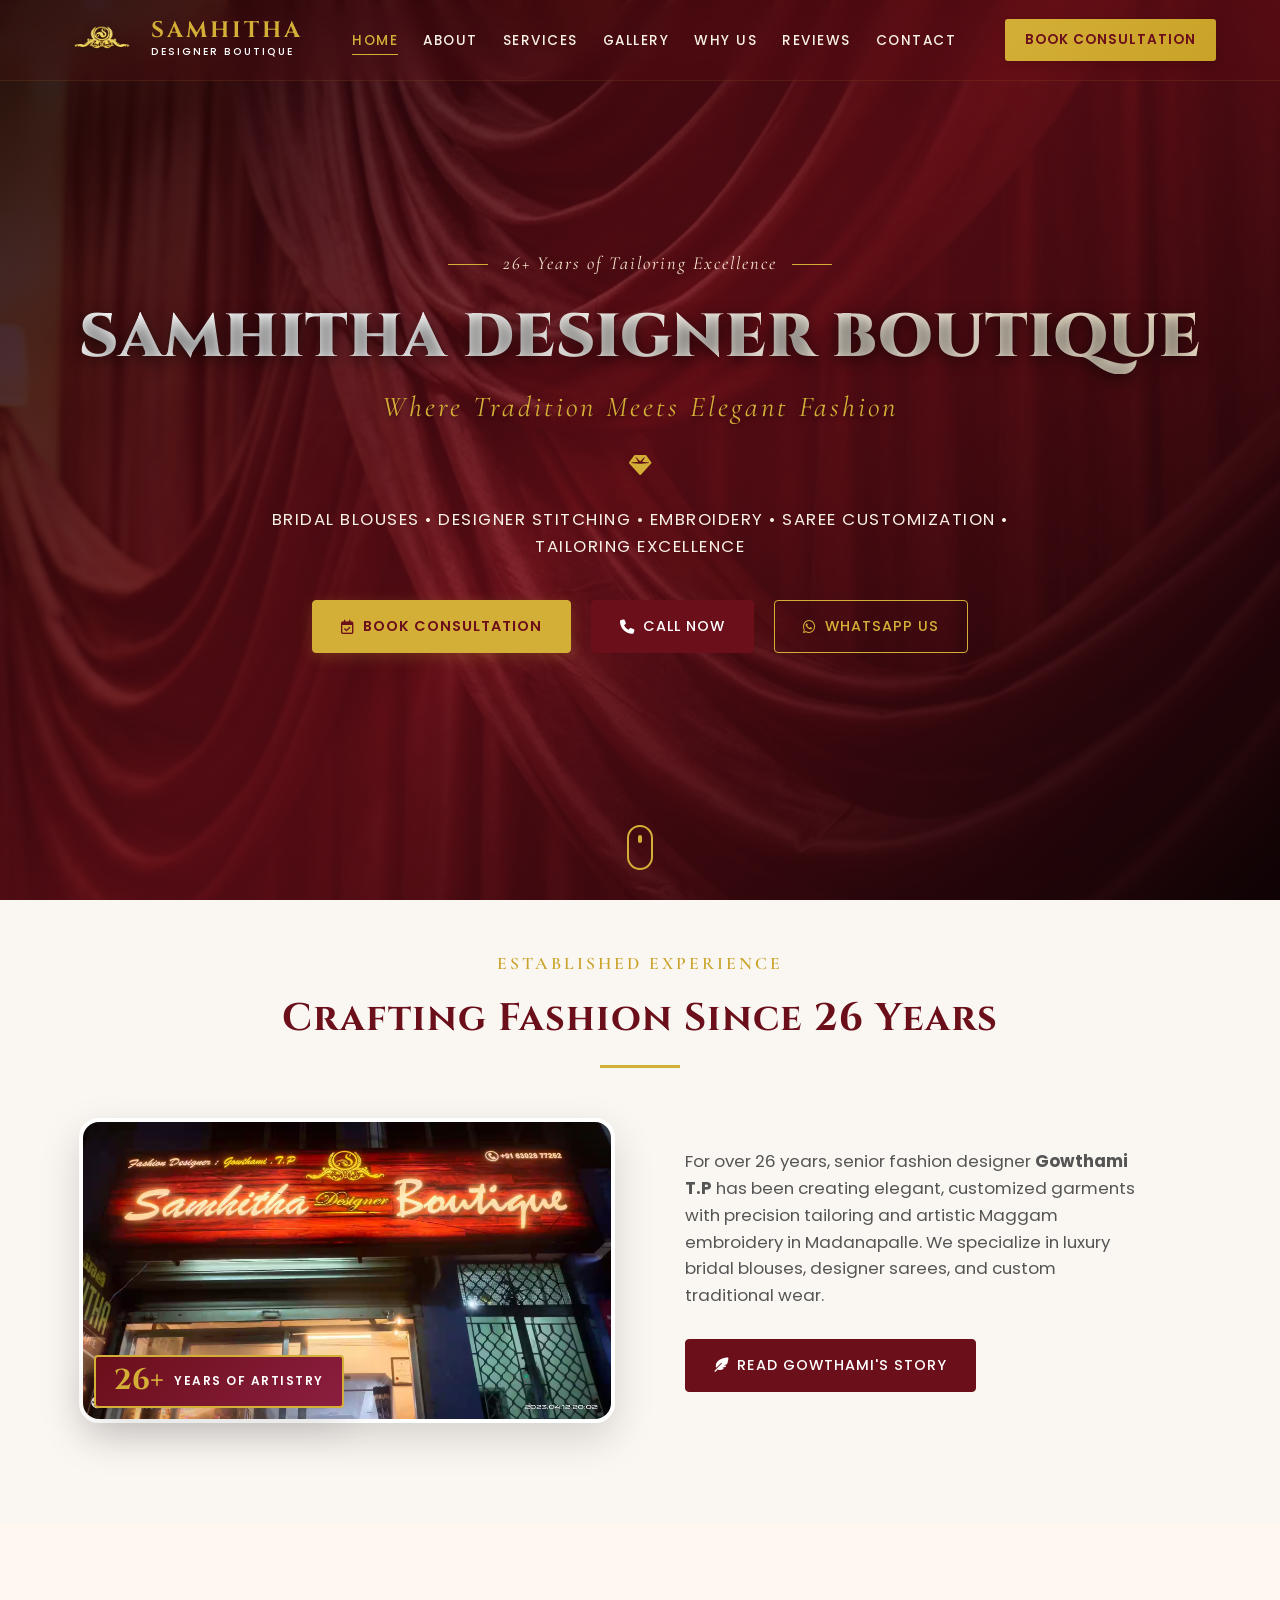
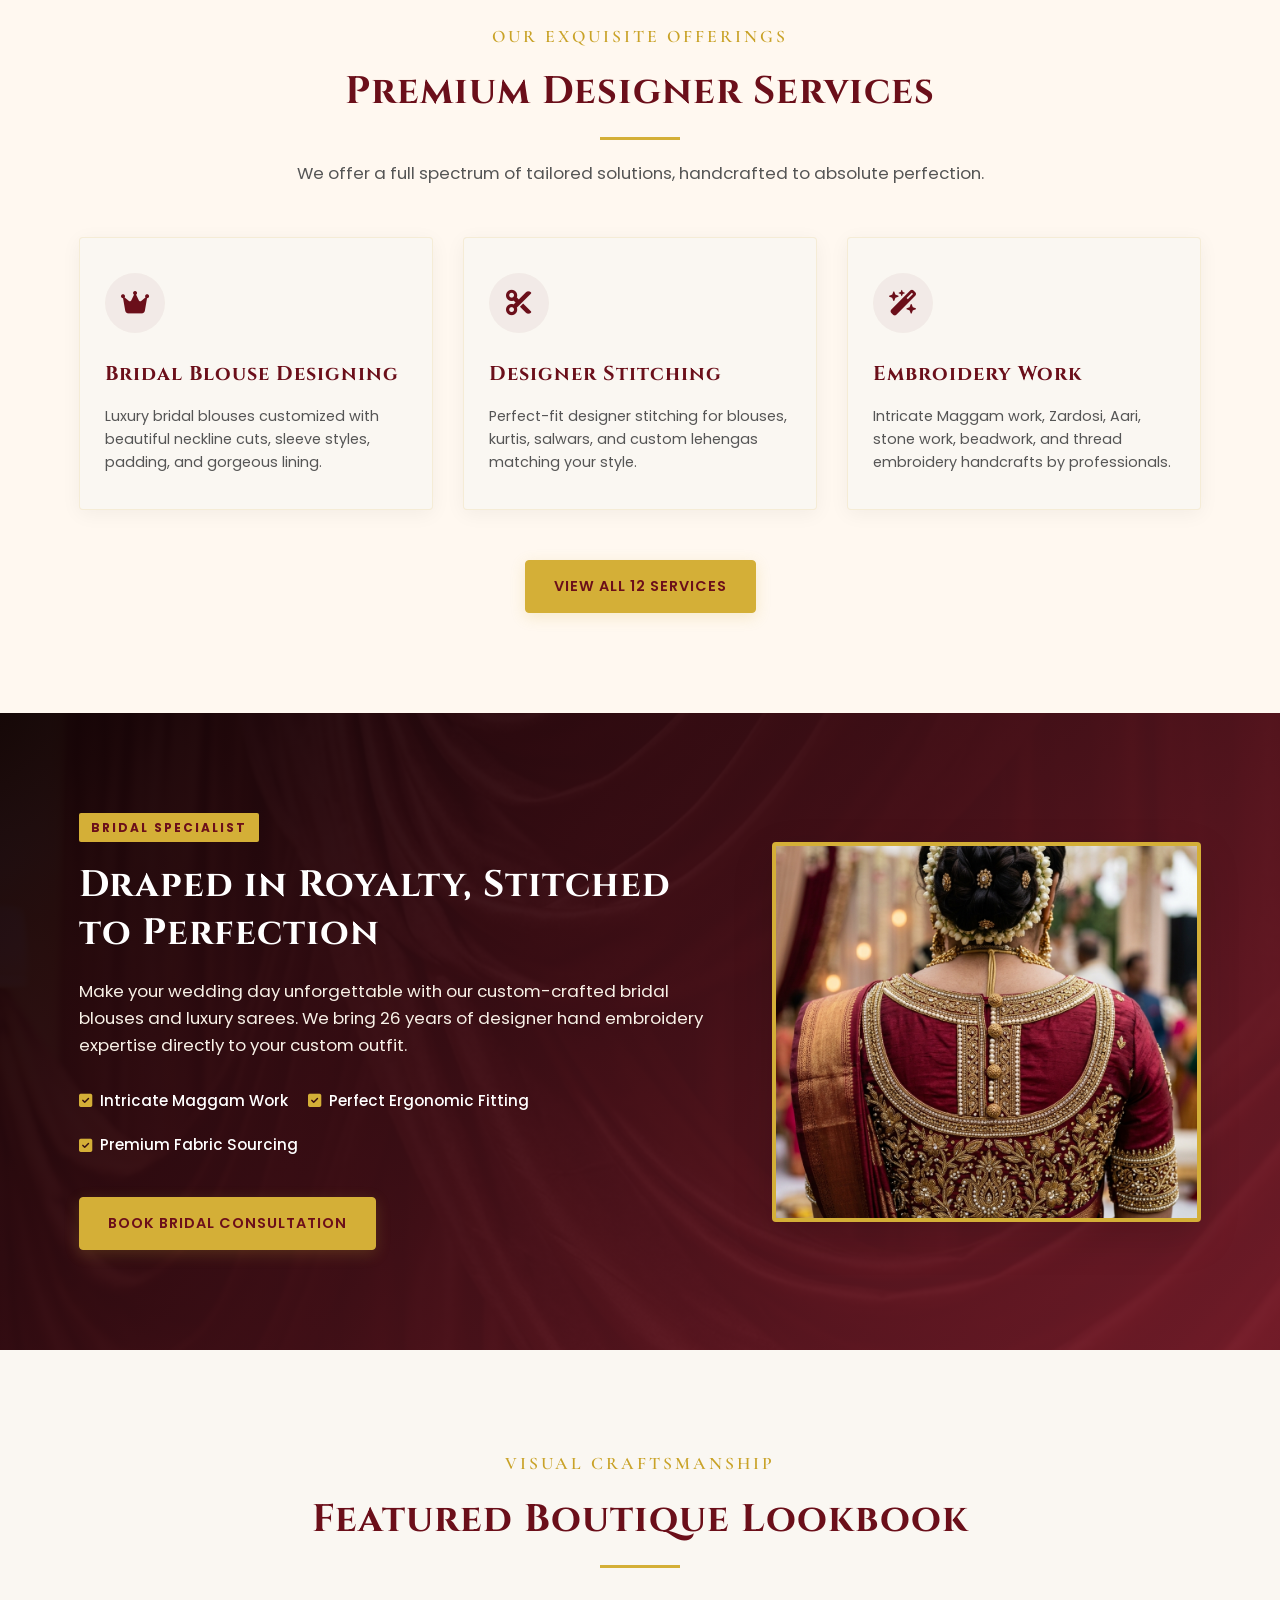
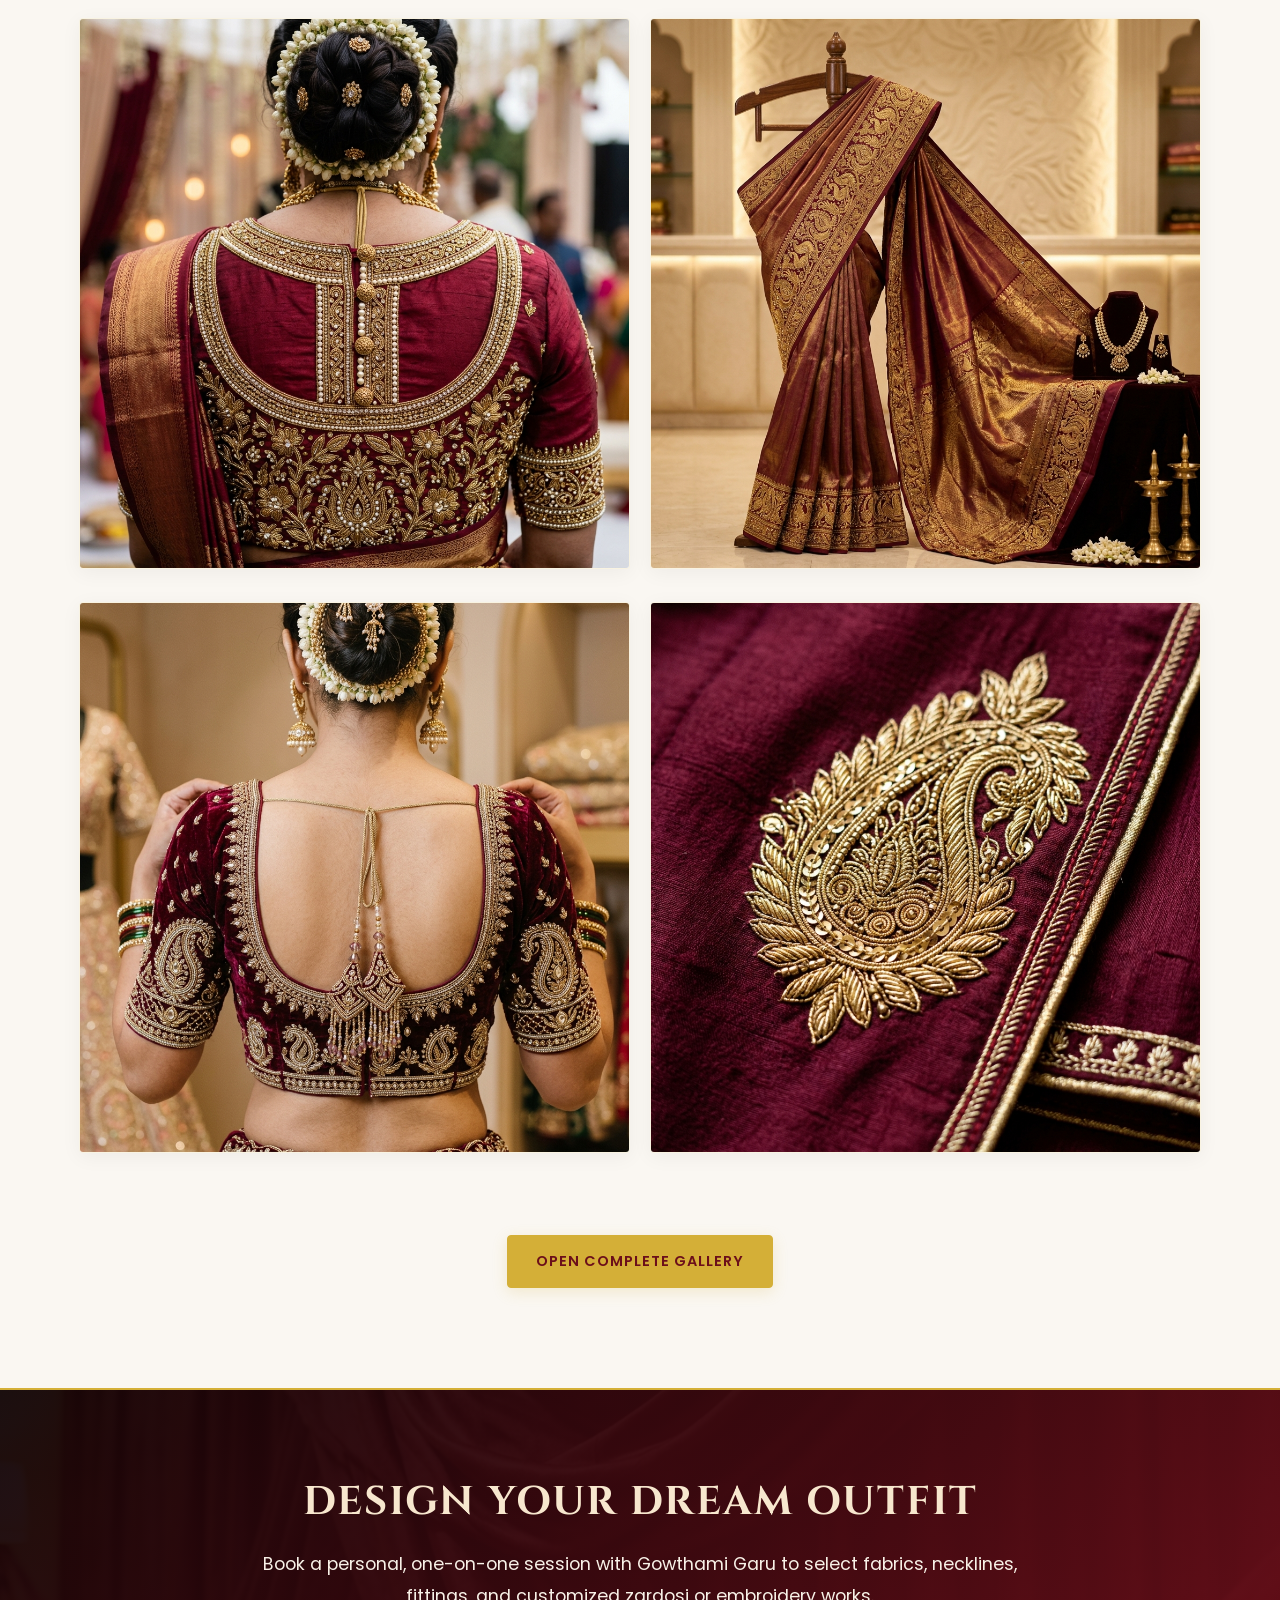
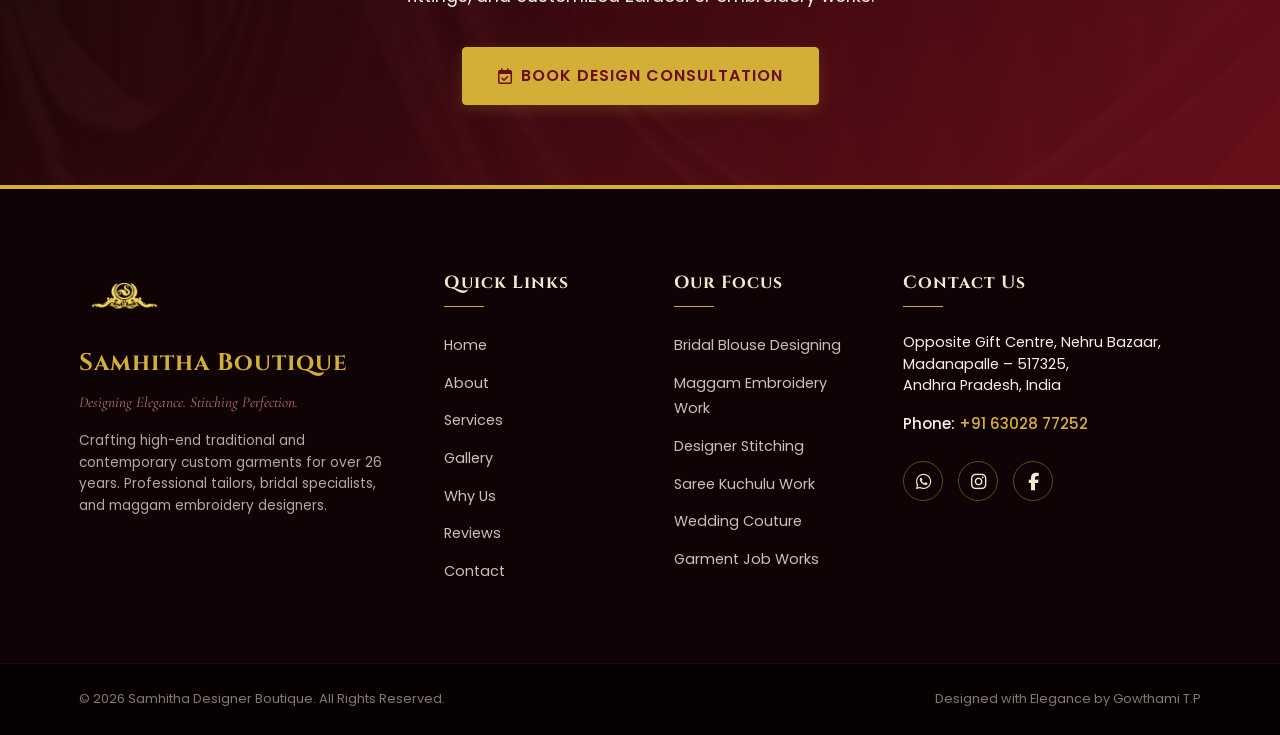
<file: index.html>
<!DOCTYPE html>
<html lang="en">
<head>
    <meta charset="UTF-8">
    <meta name="viewport" content="width=device-width, initial-scale=1.0">
    <title>Samhitha Designer Boutique | Luxury Bridal Blouses & Stitching Madanapalle</title>
    <meta name="description" content="Discover Samhitha Designer Boutique by Fashion Designer Gowthami T.P. 26+ years of expertise in luxury bridal blouses, Maggam embroidery, designer tailoring, and saree customization.">
    <meta name="keywords" content="Samhitha Designer Boutique, Bridal Blouse Madanapalle, Tailors in Madanapalle, Gowthami TP, Maggam Work, Saree Kuchulu, Embroidery Work Madanapalle, Custom Tailoring, Designer Boutique Andhra Pradesh">
    <meta name="author" content="Fashion Designer Gowthami T.P">
    
    <!-- Open Graph / Facebook -->
    <meta property="og:type" content="website">
    <meta property="og:url" content="https://www.samhithaboutique.com/">
    <meta property="og:title" content="Samhitha Designer Boutique | Luxury Bridal Blouses & Tailoring">
    <meta property="og:description" content="Discover Samhitha Designer Boutique by Gowthami T.P. 26+ years of expertise in luxury bridal blouses, Maggam embroidery, designer tailoring, and saree customization.">
    <meta property="og:image" content="samhitha-designer-boutique-shop.avif">

    <!-- Fonts -->
    <link rel="preconnect" href="https://fonts.googleapis.com">
    <link rel="preconnect" href="https://fonts.gstatic.com" crossorigin>
    <link href="https://fonts.googleapis.com/css2?family=Cinzel:wght@500;700;900&family=Cormorant+Garamond:ital,wght@0,500;0,600;0,700;1,500&family=Poppins:wght@400;500;600;700&display=swap" rel="stylesheet">
    
    <!-- Font Awesome Icons -->
    <link rel="stylesheet" href="https://cdnjs.cloudflare.com/ajax/libs/font-awesome/6.4.0/css/all.min.css">

    <!-- Custom CSS -->
    <link rel="stylesheet" href="index.css?v=10">

    <!-- Schema Markup (JSON-LD) -->
    <script type="application/ld+json">
    {
      "@context": "https://schema.org",
      "@type": "LocalBusiness",
      "name": "Samhitha Designer Boutique",
      "image": "samhitha-designer-boutique-shop.avif",
      "@id": "https://www.samhithaboutique.com/#boutique",
      "url": "https://www.samhithaboutique.com/",
      "telephone": "+91-63028-77252",
      "priceRange": "$$",
      "address": {
        "@type": "PostalAddress",
        "streetAddress": "Door No., Opposite Gift Centre, Nehru Bazaar",
        "addressLocality": "Madanapalle",
        "addressRegion": "Andhra Pradesh",
        "postalCode": "517325",
        "addressCountry": "IN"
      },
      "geo": {
        "@type": "GeoCoordinates",
        "latitude": "13.6265",
        "longitude": "78.5020"
      },
      "openingHoursSpecification": {
        "@type": "OpeningHoursSpecification",
        "dayOfWeek": [
          "Monday",
          "Tuesday",
          "Wednesday",
          "Thursday",
          "Friday",
          "Saturday",
          "Sunday"
        ],
        "opens": "09:30",
        "closes": "20:30"
      },
      "sameAs": [
        "https://www.instagram.com/samhitha_designer_boutique",
        "https://www.facebook.com/samhitha_designer_boutique"
      ],
      "aggregateRating": {
        "@type": "AggregateRating",
        "ratingValue": "4.8",
        "reviewCount": "52"
      }
    }
    </script>
</head>
<body>

    <!-- Sticky Navigation Header -->
    <header id="main-header">
        <div class="header-container">
            <div class="logo-area">
                <a href="index.html" class="logo-link" id="logo-anchor">
                    <img src="Logo/Samhitha Logo.png" alt="Samhitha Logo Emblem" class="header-logo" id="main-logo-img">
                    <div class="logo-text">
                        <span class="brand-name">SAMHITHA</span>
                        <span class="brand-sub">DESIGNER BOUTIQUE</span>
                    </div>
                </a>
            </div>
            
            <nav id="desktop-nav">
                <ul>
                    <li><a href="index.html" class="nav-link">Home</a></li>
                    <li><a href="about.html" class="nav-link">About</a></li>
                    <li><a href="services.html" class="nav-link">Services</a></li>
                    <li><a href="gallery.html" class="nav-link">Gallery</a></li>
                    <li><a href="why-us.html" class="nav-link">Why Us</a></li>
                    <li><a href="reviews.html" class="nav-link">Reviews</a></li>
                    <li><a href="contact.html" class="nav-link">Contact</a></li>
                </ul>
            </nav>

            <div class="header-actions">
                <a href="contact.html#booking-form" class="cta-gold-btn header-cta" id="header-book-btn">Book Consultation</a>
                <button class="mobile-menu-toggle" id="mobile-menu-btn" aria-label="Toggle Menu">
                    <span class="bar"></span>
                    <span class="bar"></span>
                    <span class="bar"></span>
                </button>
            </div>
        </div>
    </header>

    <!-- Mobile Navigation Overlay -->
    <div class="mobile-nav-overlay" id="mobile-nav-menu">
        <nav class="mobile-nav-links">
            <a href="index.html" class="mobile-link">Home</a>
            <a href="about.html" class="mobile-link">About</a>
            <a href="services.html" class="mobile-link">Services</a>
            <a href="gallery.html" class="mobile-link">Gallery</a>
            <a href="why-us.html" class="mobile-link">Why Us</a>
            <a href="reviews.html" class="mobile-link">Reviews</a>
            <a href="contact.html" class="mobile-link">Contact</a>
            <a href="contact.html#booking-form" class="mobile-link mobile-cta-link">Book Consultation</a>
        </nav>
    </div>

    <!-- Main Content -->
    <main>
        
        <!-- Hero Section -->
        <section id="hero" class="hero-section">
            <div class="hero-bg-overlay"></div>
            <div class="hero-content container">
                <div class="hero-badge animate-fade-in">
                    <span class="gold-line"></span>
                    <span class="badge-text">26+ Years of Tailoring Excellence</span>
                    <span class="gold-line"></span>
                </div>
                <h1 class="hero-title animate-slide-up">SAMHITHA DESIGNER BOUTIQUE</h1>
                <p class="hero-subheadline animate-slide-up">Where Tradition Meets Elegant Fashion</p>
                <div class="hero-divider animate-fade-in">
                    <i class="fa-solid fa-gem gold-gem"></i>
                </div>
                <p class="hero-desc animate-slide-up">
                    Bridal Blouses &bull; Designer Stitching &bull; Embroidery &bull; Saree Customization &bull; Tailoring Excellence
                </p>
                <div class="hero-buttons animate-slide-up">
                    <a href="contact.html#booking-form" class="btn-primary-gold" id="hero-btn-book">
                        <i class="fa-regular fa-calendar-check"></i> Book Consultation
                    </a>
                    <a href="tel:+916302877252" class="btn-secondary-wine" id="hero-btn-call">
                        <i class="fa-solid fa-phone"></i> Call Now
                    </a>
                    <a href="https://wa.me/916302877252?text=Hi%20Samhitha%20Designer%20Boutique,%20I%20would%20like%20to%20know%20more%20about%20your%20bridal%20tailoring%20and%20embroidery%20services." target="_blank" class="btn-secondary-gold" id="hero-btn-wa">
                        <i class="fa-brands fa-whatsapp"></i> WhatsApp Us
                    </a>
                </div>
            </div>
            <div class="hero-scroll-indicator">
                <a href="#about-preview" aria-label="Scroll Down">
                    <span class="mouse-icon"><span class="wheel"></span></span>
                </a>
            </div>
        </section>

        <!-- About Preview Section -->
        <section id="about-preview" class="about-section scroll-reveal">
            <div class="container">
                <div class="section-header">
                    <span class="section-subtitle text-center">ESTABLISHED EXPERIENCE</span>
                    <h2 class="section-title text-center">Crafting Fashion Since 26 Years</h2>
                    <div class="title-underline center"></div>
                </div>
                <div class="grid-2-col">
                    <div class="about-images">
                        <img src="samhitha-designer-boutique-shop.avif" alt="Samhitha Designer Boutique Shop Front" class="about-img-main">
                        <div class="experience-card">
                            <span class="exp-number">26+</span>
                            <span class="exp-text">Years of Artistry</span>
                        </div>
                    </div>
                    <div class="about-info">
                        <p class="about-description">
                            For over 26 years, senior fashion designer <strong>Gowthami T.P</strong> has been creating elegant, customized garments with precision tailoring and artistic Maggam embroidery in Madanapalle. We specialize in luxury bridal blouses, designer sarees, and custom traditional wear.
                        </p>
                        <div style="margin-top: 30px;">
                            <a href="about.html" class="btn-secondary-wine"><i class="fa-solid fa-feather-pointed"></i> Read Gowthami's Story</a>
                        </div>
                    </div>
                </div>
            </div>
        </section>

        <!-- Services Preview Section -->
        <section id="services-preview" class="services-section scroll-reveal" style="background-color: var(--color-bg-ivory);">
            <div class="container">
                <div class="section-header">
                    <span class="section-subtitle text-center">OUR EXQUISITE OFFERINGS</span>
                    <h2 class="section-title text-center">Premium Designer Services</h2>
                    <div class="title-underline center"></div>
                    <p class="section-desc text-center">We offer a full spectrum of tailored solutions, handcrafted to absolute perfection.</p>
                </div>

                <div class="services-grid" style="grid-template-columns: repeat(auto-fit, minmax(300px, 1fr));">
                    
                    <!-- Card 1 -->
                    <div class="service-card" id="service-bridal">
                        <div class="service-icon-box">
                            <i class="fa-solid fa-crown gold-icon"></i>
                        </div>
                        <h3>Bridal Blouse Designing</h3>
                        <p>Luxury bridal blouses customized with beautiful neckline cuts, sleeve styles, padding, and gorgeous lining.</p>
                        <div class="card-gold-border"></div>
                    </div>

                    <!-- Card 2 -->
                    <div class="service-card" id="service-stitching">
                        <div class="service-icon-box">
                            <i class="fa-solid fa-scissors gold-icon"></i>
                        </div>
                        <h3>Designer Stitching</h3>
                        <p>Perfect-fit designer stitching for blouses, kurtis, salwars, and custom lehengas matching your style.</p>
                        <div class="card-gold-border"></div>
                    </div>

                    <!-- Card 3 -->
                    <div class="service-card" id="service-embroidery">
                        <div class="service-icon-box">
                            <i class="fa-solid fa-wand-magic-sparkles gold-icon"></i>
                        </div>
                        <h3>Embroidery Work</h3>
                        <p>Intricate Maggam work, Zardosi, Aari, stone work, beadwork, and thread embroidery handcrafts by professionals.</p>
                        <div class="card-gold-border"></div>
                    </div>

                </div>

                <div class="text-center" style="margin-top: 50px;">
                    <a href="services.html" class="btn-primary-gold">View All 12 Services</a>
                </div>
            </div>
        </section>

        <!-- Wedding Couture Showcase Section -->
        <section class="wedding-showcase-banner scroll-reveal">
            <div class="banner-overlay"></div>
            <div class="container banner-inner">
                <div class="showcase-content">
                    <span class="gold-badge">BRIDAL SPECIALIST</span>
                    <h2>Draped in Royalty, Stitched to Perfection</h2>
                    <p>Make your wedding day unforgettable with our custom-crafted bridal blouses and luxury sarees. We bring 26 years of designer hand embroidery expertise directly to your custom outfit.</p>
                    <div class="showcase-features">
                        <div class="feat-item"><i class="fa-solid fa-square-check gold-text"></i> Intricate Maggam Work</div>
                        <div class="feat-item"><i class="fa-solid fa-square-check gold-text"></i> Perfect Ergonomic Fitting</div>
                        <div class="feat-item"><i class="fa-solid fa-square-check gold-text"></i> Premium Fabric Sourcing</div>
                    </div>
                    <a href="contact.html#booking-form" class="btn-primary-gold">Book Bridal Consultation</a>
                </div>
                <div class="showcase-image-box">
                    <img src="bridal_blouse_1.png" alt="Luxury Bridal Blouse Design Detail" class="showcase-img">
                </div>
            </div>
        </section>

        <!-- Gallery Teaser Section -->
        <section id="gallery-preview" class="gallery-section scroll-reveal">
            <div class="container">
                <div class="section-header">
                    <span class="section-subtitle text-center">VISUAL CRAFTSMANSHIP</span>
                    <h2 class="section-title text-center">Featured Boutique Lookbook</h2>
                    <div class="title-underline center"></div>
                </div>

                <div class="gallery-masonry" style="column-count: 2; gap: 20px;">
                    <!-- Item 1 -->
                    <div class="gallery-item">
                        <img src="bridal_blouse_1.png" alt="Royal Maroon Zardosi Blouse" class="gallery-img">
                    </div>
                    <!-- Item 2 -->
                    <div class="gallery-item">
                        <img src="bridal_blouse_2.png" alt="Wine Red Heavy Beadwork Blouse" class="gallery-img">
                    </div>
                    <!-- Item 3 -->
                    <div class="gallery-item">
                        <img src="designer_saree_1.png" alt="Kanchipuram Silk Bridal Saree" class="gallery-img">
                    </div>
                    <!-- Item 4 -->
                    <div class="gallery-item">
                        <img src="embroidery_work_1.png" alt="Gold Zari Fabric Embroidery" class="gallery-img">
                    </div>
                </div>

                <div class="text-center" style="margin-top: 50px;">
                    <a href="gallery.html" class="btn-primary-gold">Open Complete Gallery</a>
                </div>
            </div>
        </section>

        <!-- Call to Action Section -->
        <section class="home-contact-cta scroll-reveal" style="padding: 80px 0; background: linear-gradient(135deg, rgba(15, 3, 5, 0.95) 0%, rgba(107, 15, 26, 0.95) 100%), url('hero_silk_bg.png'); background-size: cover; background-position: center; border-top: 2px solid var(--color-gold-metallic); border-bottom: 2px solid var(--color-gold-metallic); color: #ffffff;">
            <div class="container text-center" style="max-width: 800px; margin: 0 auto;">
                <h2 style="font-family: var(--font-headings); font-size: 2.5rem; color: var(--color-gold-champagne); margin-bottom: 15px; text-transform: uppercase; letter-spacing: 2px;">Design Your Dream Outfit</h2>
                <p style="font-size: 1.1rem; color: var(--color-bg-beige); margin-bottom: 35px; line-height: 1.8;">Book a personal, one-on-one session with Gowthami Garu to select fabrics, necklines, fittings, and customized zardosi or embroidery works.</p>
                <a href="contact.html" class="btn-primary-gold" style="padding: 15px 35px; font-size: 1rem;"><i class="fa-regular fa-calendar-check"></i> Book Design Consultation</a>
            </div>
        </section>

    </main>

    <!-- Footer -->
    <footer id="footer">
        <div class="footer-top">
            <div class="container footer-grid">
                
                <!-- Boutique Intro -->
                <div class="footer-col brand-col">
                    <img src="Logo/Samhitha Logo.png" alt="Samhitha Boutique Logo Gold Emblem" class="footer-logo">
                    <h3>Samhitha Boutique</h3>
                    <p class="footer-tagline">Designing Elegance. Stitching Perfection.</p>
                    <p class="footer-desc">Crafting high-end traditional and contemporary custom garments for over 26 years. Professional tailors, bridal specialists, and maggam embroidery designers.</p>
                </div>

                <!-- Quick Links -->
                <div class="footer-col links-col">
                    <h4>Quick Links</h4>
                    <ul>
                        <li><a href="index.html">Home</a></li>
                        <li><a href="about.html">About</a></li>
                        <li><a href="services.html">Services</a></li>
                        <li><a href="gallery.html">Gallery</a></li>
                        <li><a href="why-us.html">Why Us</a></li>
                        <li><a href="reviews.html">Reviews</a></li>
                        <li><a href="contact.html">Contact</a></li>
                    </ul>
                </div>

                <!-- Service Quick Links -->
                <div class="footer-col services-links-col">
                    <h4>Our Focus</h4>
                    <ul>
                        <li><a href="services.html#service-bridal">Bridal Blouse Designing</a></li>
                        <li><a href="services.html#service-embroidery">Maggam Embroidery Work</a></li>
                        <li><a href="services.html#service-stitching">Designer Stitching</a></li>
                        <li><a href="services.html#service-kuchulu">Saree Kuchulu Work</a></li>
                        <li><a href="services.html#service-wedding">Wedding Couture</a></li>
                        <li><a href="services.html#service-jobwork">Garment Job Works</a></li>
                    </ul>
                </div>

                <!-- Socials & Address -->
                <div class="footer-col contact-col">
                    <h4>Contact Us</h4>
                    <p class="footer-address">
                        Opposite Gift Centre, Nehru Bazaar,<br>
                        Madanapalle – 517325,<br>
                        Andhra Pradesh, India
                    </p>
                    <p class="footer-tel">Phone: <a href="tel:+916302877252" class="gold-text">+91 63028 77252</a></p>
                    
                    <div class="footer-socials">
                        <a href="https://wa.me/916302877252" target="_blank" aria-label="WhatsApp" class="social-icon wa-icon"><i class="fa-brands fa-whatsapp"></i></a>
                        <a href="https://www.instagram.com/samhitha_designer_boutique" target="_blank" aria-label="Instagram" class="social-icon ig-icon"><i class="fa-brands fa-instagram"></i></a>
                        <a href="https://www.facebook.com/samhitha_designer_boutique" target="_blank" aria-label="Facebook" class="social-icon fb-icon"><i class="fa-brands fa-facebook-f"></i></a>
                    </div>
                </div>

            </div>
        </div>

        <div class="footer-bottom">
            <div class="container bottom-inner">
                <p class="copyright">&copy; 2026 Samhitha Designer Boutique. All Rights Reserved.</p>
                <p class="designer-credit">Designed with Elegance by Gowthami T.P</p>
            </div>
        </div>
    </footer>

    <!-- Fixed Floating Actions (Mobile & Desktop) -->
    <div class="floating-ctas">
        <!-- Call CTA -->
        <a href="tel:+916302877252" class="float-btn float-call" aria-label="Call Now" id="float-call-btn">
            <i class="fa-solid fa-phone"></i>
            <span class="btn-label">Call Us</span>
        </a>
        
        <!-- WhatsApp CTA -->
        <a href="https://wa.me/916302877252?text=Hi%20Samhitha%20Designer%20Boutique,%20I'm%20interested%20in%20custom%20stitching%20and%20bridal%20work." target="_blank" class="float-btn float-whatsapp" aria-label="WhatsApp Us" id="float-wa-btn">
            <i class="fa-brands fa-whatsapp"></i>
            <span class="btn-label">WhatsApp</span>
        </a>
    </div>

    <!-- Scroll to Top Button -->
    <button class="scroll-to-top" id="scroll-top-btn" aria-label="Scroll to Top"><i class="fa-solid fa-arrow-up"></i></button>

    <!-- Custom JS -->
    <script src="index.js?v=10"></script>
</body>
</html>
</file>
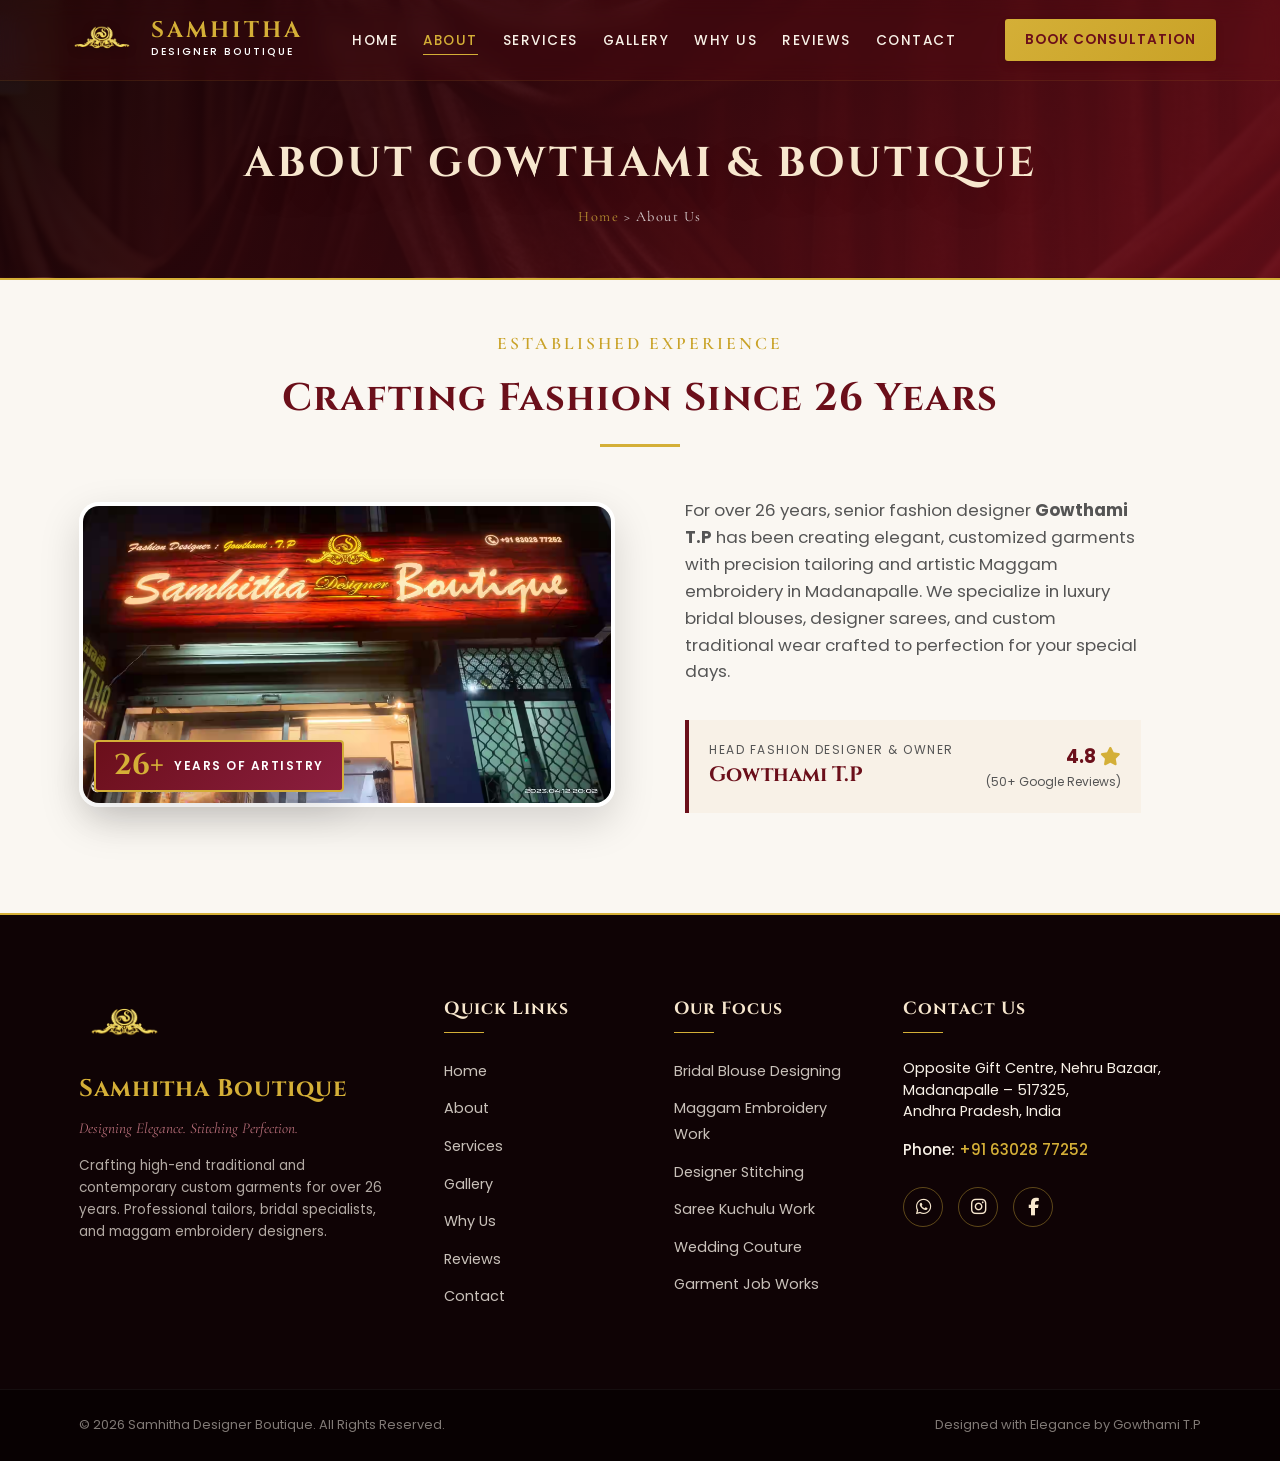
<file: about.html>
<!DOCTYPE html>
<html lang="en">
<head>
    <meta charset="UTF-8">
    <meta name="viewport" content="width=device-width, initial-scale=1.0">
    <title>About Gowthami T.P & Boutique | Samhitha Designer Boutique</title>
    <meta name="description" content="Discover the story of Gowthami T.P, senior fashion designer with 26+ years of expertise in luxury bridal blouses, designer sarees, and Maggam embroidery.">
    <meta name="keywords" content="Gowthami TP, Samhitha Designer Boutique, Bridal Blouse Madanapalle, Tailors in Madanapalle, Maggam Work, Saree Kuchulu, Embroidery Work Madanapalle">
    <meta name="author" content="Fashion Designer Gowthami T.P">
    
    <!-- Open Graph / Facebook -->
    <meta property="og:type" content="website">
    <meta property="og:url" content="https://www.samhithaboutique.com/about.html">
    <meta property="og:title" content="About Gowthami T.P & Boutique | Samhitha Designer Boutique">
    <meta property="og:description" content="Discover the story of Gowthami T.P, senior fashion designer with 26+ years of expertise in luxury bridal blouses, designer sarees, and Maggam embroidery.">
    <meta property="og:image" content="samhitha-designer-boutique-shop.avif">

    <!-- Fonts -->
    <link rel="preconnect" href="https://fonts.googleapis.com">
    <link rel="preconnect" href="https://fonts.gstatic.com" crossorigin>
    <link href="https://fonts.googleapis.com/css2?family=Cinzel:wght@500;700;900&family=Cormorant+Garamond:ital,wght@0,500;0,600;0,700;1,500&family=Poppins:wght@400;500;600;700&display=swap" rel="stylesheet">
    
    <!-- Font Awesome Icons -->
    <link rel="stylesheet" href="https://cdnjs.cloudflare.com/ajax/libs/font-awesome/6.4.0/css/all.min.css">

    <!-- Custom CSS -->
    <link rel="stylesheet" href="index.css?v=10">

    <!-- Schema Markup (JSON-LD) -->
    <script type="application/ld+json">
    {
      "@context": "https://schema.org",
      "@type": "LocalBusiness",
      "name": "Samhitha Designer Boutique",
      "image": "samhitha-designer-boutique-shop.avif",
      "@id": "https://www.samhithaboutique.com/#boutique",
      "url": "https://www.samhithaboutique.com/",
      "telephone": "+91-63028-77252",
      "priceRange": "$$",
      "address": {
        "@type": "PostalAddress",
        "streetAddress": "Door No., Opposite Gift Centre, Nehru Bazaar",
        "addressLocality": "Madanapalle",
        "addressRegion": "Andhra Pradesh",
        "postalCode": "517325",
        "addressCountry": "IN"
      }
    }
    </script>
</head>
<body>

    <!-- Sticky Navigation Header -->
    <header id="main-header">
        <div class="header-container">
            <div class="logo-area">
                <a href="index.html" class="logo-link" id="logo-anchor">
                    <img src="Logo/Samhitha Logo.png" alt="Samhitha Logo Emblem" class="header-logo" id="main-logo-img">
                    <div class="logo-text">
                        <span class="brand-name">SAMHITHA</span>
                        <span class="brand-sub">DESIGNER BOUTIQUE</span>
                    </div>
                </a>
            </div>
            
            <nav id="desktop-nav">
                <ul>
                    <li><a href="index.html" class="nav-link">Home</a></li>
                    <li><a href="about.html" class="nav-link">About</a></li>
                    <li><a href="services.html" class="nav-link">Services</a></li>
                    <li><a href="gallery.html" class="nav-link">Gallery</a></li>
                    <li><a href="why-us.html" class="nav-link">Why Us</a></li>
                    <li><a href="reviews.html" class="nav-link">Reviews</a></li>
                    <li><a href="contact.html" class="nav-link">Contact</a></li>
                </ul>
            </nav>

            <div class="header-actions">
                <a href="contact.html#booking-form" class="cta-gold-btn header-cta" id="header-book-btn">Book Consultation</a>
                <button class="mobile-menu-toggle" id="mobile-menu-btn" aria-label="Toggle Menu">
                    <span class="bar"></span>
                    <span class="bar"></span>
                    <span class="bar"></span>
                </button>
            </div>
        </div>
    </header>

    <!-- Mobile Navigation Overlay -->
    <div class="mobile-nav-overlay" id="mobile-nav-menu">
        <nav class="mobile-nav-links">
            <a href="index.html" class="mobile-link">Home</a>
            <a href="about.html" class="mobile-link">About</a>
            <a href="services.html" class="mobile-link">Services</a>
            <a href="gallery.html" class="mobile-link">Gallery</a>
            <a href="why-us.html" class="mobile-link">Why Us</a>
            <a href="reviews.html" class="mobile-link">Reviews</a>
            <a href="contact.html" class="mobile-link">Contact</a>
            <a href="contact.html#booking-form" class="mobile-link mobile-cta-link">Book Consultation</a>
        </nav>
    </div>

    <!-- Main Content -->
    <main>
        
        <!-- Page Header -->
        <section class="page-header">
            <div class="container">
                <h1>About Gowthami & Boutique</h1>
                <div class="breadcrumbs">
                    <a href="index.html">Home</a> &gt; <span>About Us</span>
                </div>
            </div>
        </section>

        <!-- About Section -->
        <section class="about-section">
            <div class="container">
                <div class="section-header">
                    <span class="section-subtitle text-center">ESTABLISHED EXPERIENCE</span>
                    <h2 class="section-title text-center">Crafting Fashion Since 26 Years</h2>
                    <div class="title-underline center"></div>
                </div>
                <div class="grid-2-col">
                    <div class="about-images">
                        <img src="samhitha-designer-boutique-shop.avif" alt="Samhitha Designer Boutique Shop Front" class="about-img-main">
                        <div class="experience-card">
                            <span class="exp-number">26+</span>
                            <span class="exp-text">Years of Artistry</span>
                        </div>
                    </div>
                    <div class="about-info">
                        <p class="about-description">
                            For over 26 years, senior fashion designer <strong>Gowthami T.P</strong> has been creating elegant, customized garments with precision tailoring and artistic Maggam embroidery in Madanapalle. We specialize in luxury bridal blouses, designer sarees, and custom traditional wear crafted to perfection for your special days.
                        </p>
                        
                        <div class="designer-signature-card">
                            <div class="designer-details">
                                <span class="designer-title">Head Fashion Designer & Owner</span>
                                <span class="designer-name">Gowthami T.P</span>
                            </div>
                            <div class="designer-rating">
                                <span class="rating-val">4.8 <i class="fa-solid fa-star gold-star"></i></span>
                                <span class="rating-count">(50+ Google Reviews)</span>
                            </div>
                        </div>
                    </div>
                </div>
            </div>
        </section>

    </main>

    <!-- Footer -->
    <footer id="footer">
        <div class="footer-top">
            <div class="container footer-grid">
                
                <!-- Boutique Intro -->
                <div class="footer-col brand-col">
                    <img src="Logo/Samhitha Logo.png" alt="Samhitha Boutique Logo Gold Emblem" class="footer-logo">
                    <h3>Samhitha Boutique</h3>
                    <p class="footer-tagline">Designing Elegance. Stitching Perfection.</p>
                    <p class="footer-desc">Crafting high-end traditional and contemporary custom garments for over 26 years. Professional tailors, bridal specialists, and maggam embroidery designers.</p>
                </div>

                <!-- Quick Links -->
                <div class="footer-col links-col">
                    <h4>Quick Links</h4>
                    <ul>
                        <li><a href="index.html">Home</a></li>
                        <li><a href="about.html">About</a></li>
                        <li><a href="services.html">Services</a></li>
                        <li><a href="gallery.html">Gallery</a></li>
                        <li><a href="why-us.html">Why Us</a></li>
                        <li><a href="reviews.html">Reviews</a></li>
                        <li><a href="contact.html">Contact</a></li>
                    </ul>
                </div>

                <!-- Service Quick Links -->
                <div class="footer-col services-links-col">
                    <h4>Our Focus</h4>
                    <ul>
                        <li><a href="services.html#service-bridal">Bridal Blouse Designing</a></li>
                        <li><a href="services.html#service-embroidery">Maggam Embroidery Work</a></li>
                        <li><a href="services.html#service-stitching">Designer Stitching</a></li>
                        <li><a href="services.html#service-kuchulu">Saree Kuchulu Work</a></li>
                        <li><a href="services.html#service-wedding">Wedding Couture</a></li>
                        <li><a href="services.html#service-jobwork">Garment Job Works</a></li>
                    </ul>
                </div>

                <!-- Socials & Address -->
                <div class="footer-col contact-col">
                    <h4>Contact Us</h4>
                    <p class="footer-address">
                        Opposite Gift Centre, Nehru Bazaar,<br>
                        Madanapalle – 517325,<br>
                        Andhra Pradesh, India
                    </p>
                    <p class="footer-tel">Phone: <a href="tel:+916302877252" class="gold-text">+91 63028 77252</a></p>
                    
                    <div class="footer-socials">
                        <a href="https://wa.me/916302877252" target="_blank" aria-label="WhatsApp" class="social-icon wa-icon"><i class="fa-brands fa-whatsapp"></i></a>
                        <a href="https://www.instagram.com/samhitha_designer_boutique" target="_blank" aria-label="Instagram" class="social-icon ig-icon"><i class="fa-brands fa-instagram"></i></a>
                        <a href="https://www.facebook.com/samhitha_designer_boutique" target="_blank" aria-label="Facebook" class="social-icon fb-icon"><i class="fa-brands fa-facebook-f"></i></a>
                    </div>
                </div>

            </div>
        </div>

        <div class="footer-bottom">
            <div class="container bottom-inner">
                <p class="copyright">&copy; 2026 Samhitha Designer Boutique. All Rights Reserved.</p>
                <p class="designer-credit">Designed with Elegance by Gowthami T.P</p>
            </div>
        </div>
    </footer>

    <!-- Fixed Floating Actions (Mobile & Desktop) -->
    <div class="floating-ctas">
        <!-- Call CTA -->
        <a href="tel:+916302877252" class="float-btn float-call" aria-label="Call Now" id="float-call-btn">
            <i class="fa-solid fa-phone"></i>
            <span class="btn-label">Call Us</span>
        </a>
        
        <!-- WhatsApp CTA -->
        <a href="https://wa.me/916302877252?text=Hi%20Samhitha%20Designer%20Boutique,%20I'm%20interested%20in%20custom%20stitching%20and%20bridal%20work." target="_blank" class="float-btn float-whatsapp" aria-label="WhatsApp Us" id="float-wa-btn">
            <i class="fa-brands fa-whatsapp"></i>
            <span class="btn-label">WhatsApp</span>
        </a>
    </div>

    <!-- Scroll to Top Button -->
    <button class="scroll-to-top" id="scroll-top-btn" aria-label="Scroll to Top"><i class="fa-solid fa-arrow-up"></i></button>

    <!-- Custom JS -->
    <script src="index.js?v=10"></script>
</body>
</html>
</file>
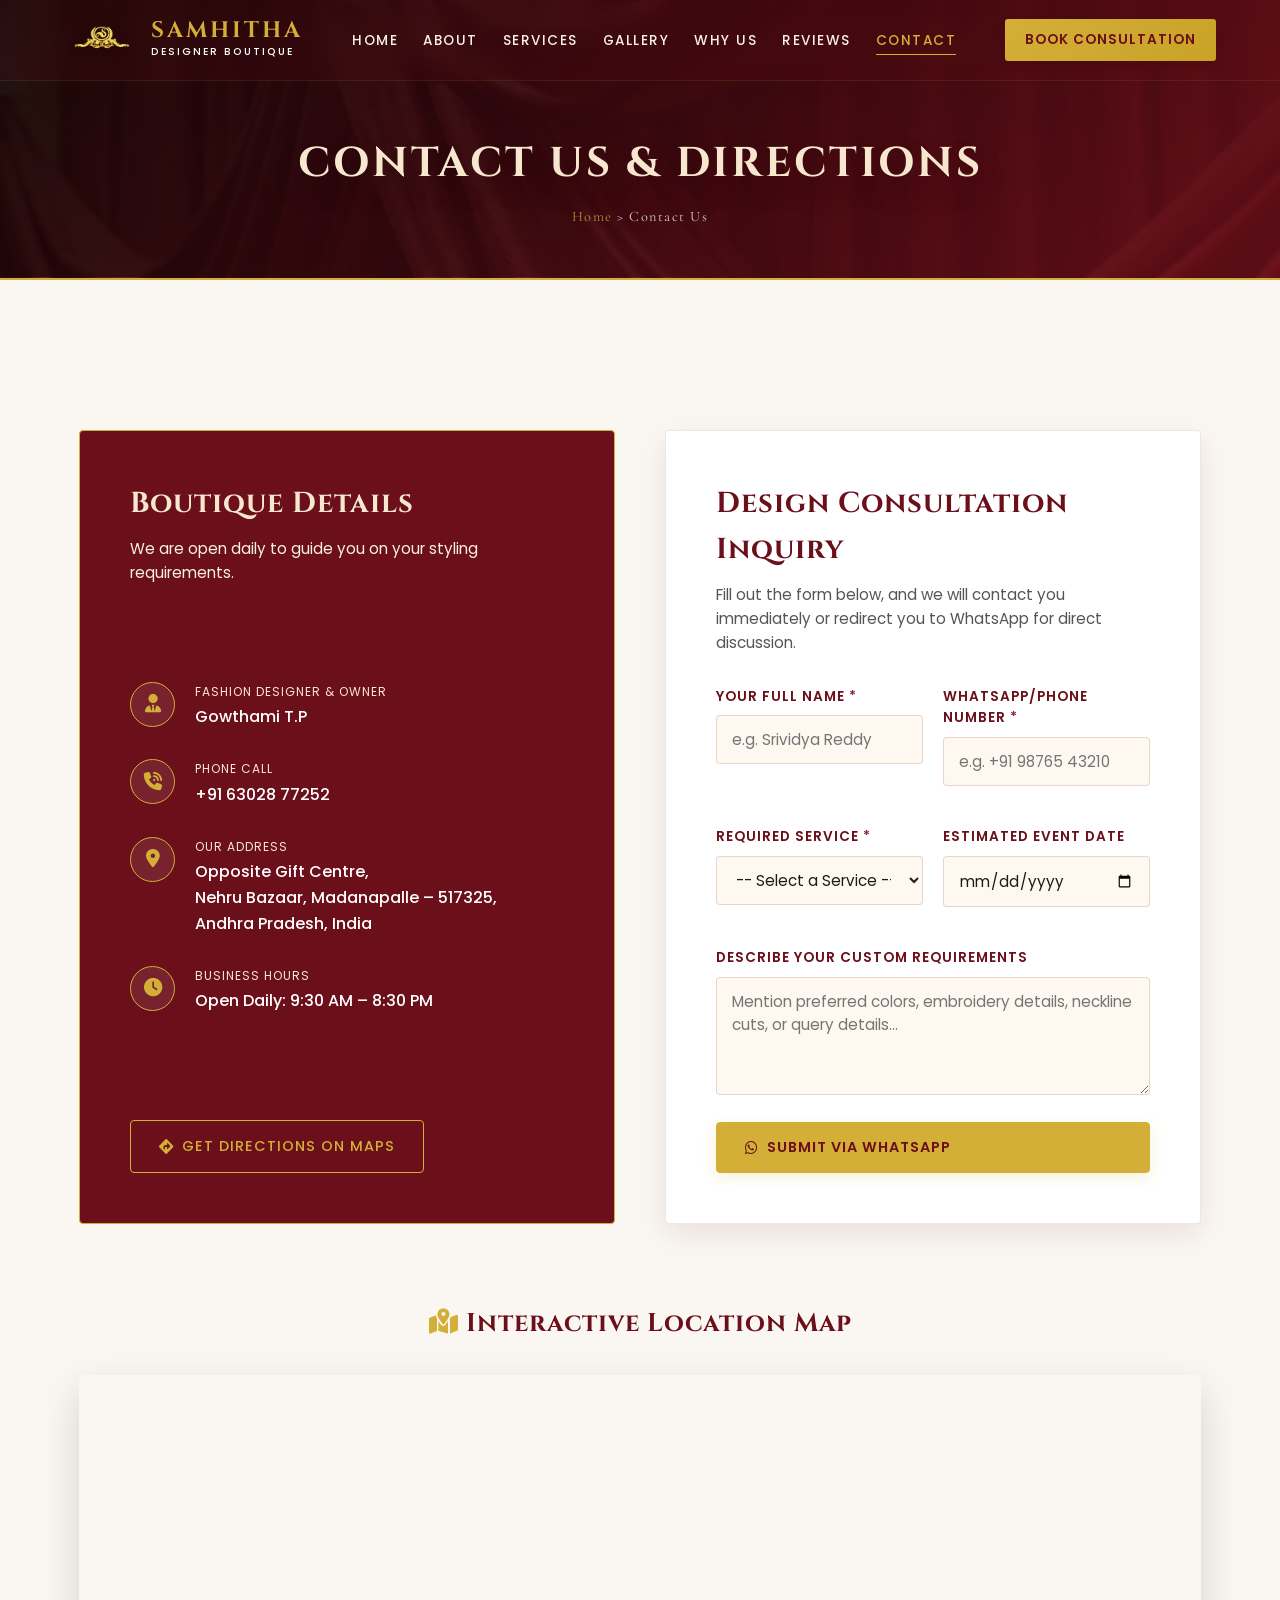
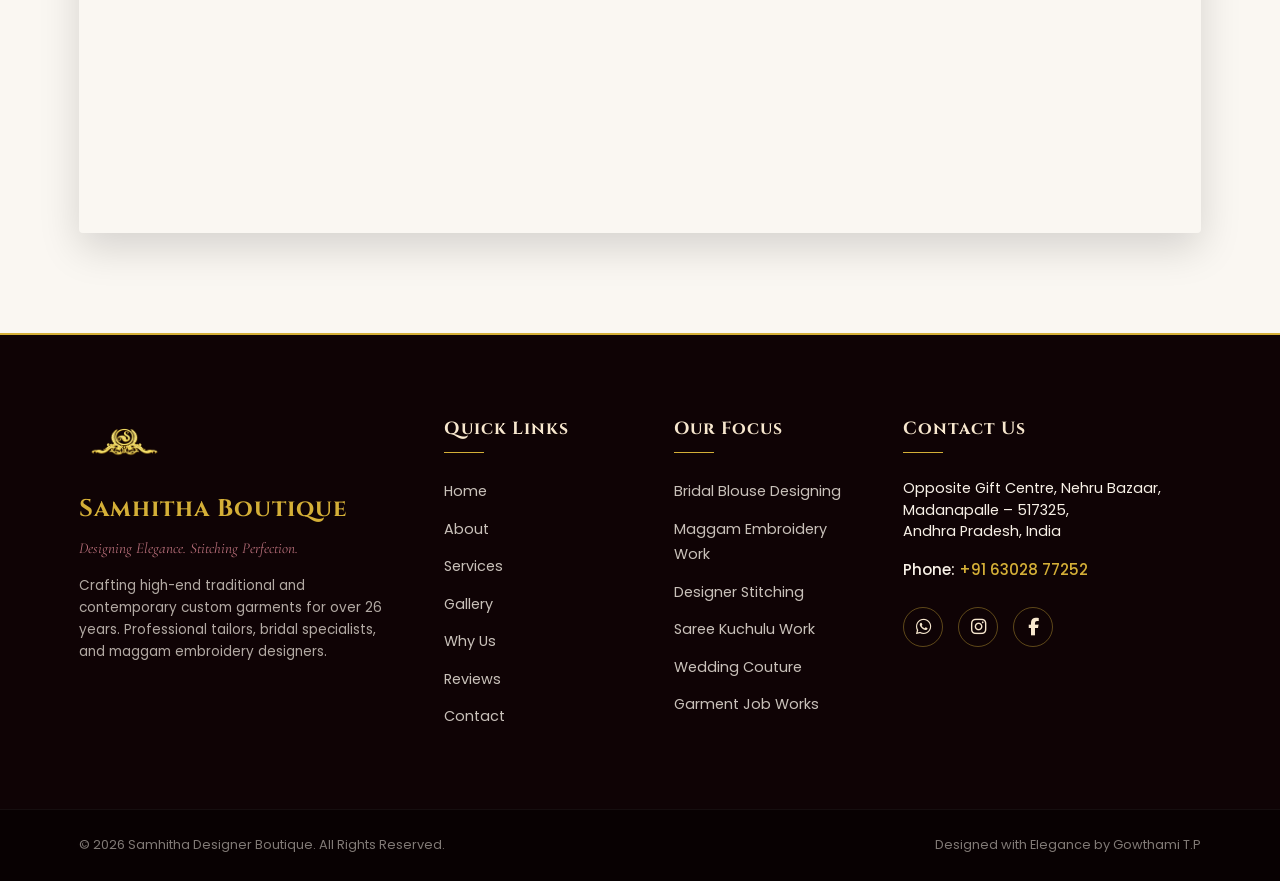
<file: contact.html>
<!DOCTYPE html>
<html lang="en">
<head>
    <meta charset="UTF-8">
    <meta name="viewport" content="width=device-width, initial-scale=1.0">
    <title>Contact Us & Book Consultation | Samhitha Designer Boutique</title>
    <meta name="description" content="Visit Samhitha Designer Boutique in Nehru Bazaar, Madanapalle. Book a design consultation, send inquiries, or get map directions.">
    <meta name="keywords" content="Boutique Location, Contact Gowthami TP, Nehru Bazaar Madanapalle, Google Maps location, Contact Tailor Madanapalle">
    <meta name="author" content="Fashion Designer Gowthami T.P">
    
    <!-- Open Graph / Facebook -->
    <meta property="og:type" content="website">
    <meta property="og:url" content="https://www.samhithaboutique.com/contact.html">
    <meta property="og:title" content="Contact Us & Book Consultation | Samhitha Designer Boutique">
    <meta property="og:description" content="Visit Samhitha Designer Boutique in Nehru Bazaar, Madanapalle. Book a design consultation, send inquiries, or get map directions.">
    <meta property="og:image" content="samhitha-designer-boutique-shop.avif">

    <!-- Fonts -->
    <link rel="preconnect" href="https://fonts.googleapis.com">
    <link rel="preconnect" href="https://fonts.gstatic.com" crossorigin>
    <link href="https://fonts.googleapis.com/css2?family=Cinzel:wght@500;700;900&family=Cormorant+Garamond:ital,wght@0,500;0,600;0,700;1,500&family=Poppins:wght@400;500;600;700&display=swap" rel="stylesheet">
    
    <!-- Font Awesome Icons -->
    <link rel="stylesheet" href="https://cdnjs.cloudflare.com/ajax/libs/font-awesome/6.4.0/css/all.min.css">

    <!-- Custom CSS -->
    <link rel="stylesheet" href="index.css?v=10">

    <!-- Schema Markup (JSON-LD) -->
    <script type="application/ld+json">
    {
      "@context": "https://schema.org",
      "@type": "LocalBusiness",
      "name": "Samhitha Designer Boutique",
      "image": "samhitha-designer-boutique-shop.avif",
      "@id": "https://www.samhithaboutique.com/#boutique",
      "url": "https://www.samhithaboutique.com/",
      "telephone": "+91-63028-77252",
      "priceRange": "$$",
      "address": {
        "@type": "PostalAddress",
        "streetAddress": "Door No., Opposite Gift Centre, Nehru Bazaar",
        "addressLocality": "Madanapalle",
        "addressRegion": "Andhra Pradesh",
        "postalCode": "517325",
        "addressCountry": "IN"
      }
    }
    </script>
</head>
<body>

    <!-- Sticky Navigation Header -->
    <header id="main-header">
        <div class="header-container">
            <div class="logo-area">
                <a href="index.html" class="logo-link" id="logo-anchor">
                    <img src="Logo/Samhitha Logo.png" alt="Samhitha Logo Emblem" class="header-logo" id="main-logo-img">
                    <div class="logo-text">
                        <span class="brand-name">SAMHITHA</span>
                        <span class="brand-sub">DESIGNER BOUTIQUE</span>
                    </div>
                </a>
            </div>
            
            <nav id="desktop-nav">
                <ul>
                    <li><a href="index.html" class="nav-link">Home</a></li>
                    <li><a href="about.html" class="nav-link">About</a></li>
                    <li><a href="services.html" class="nav-link">Services</a></li>
                    <li><a href="gallery.html" class="nav-link">Gallery</a></li>
                    <li><a href="why-us.html" class="nav-link">Why Us</a></li>
                    <li><a href="reviews.html" class="nav-link">Reviews</a></li>
                    <li><a href="contact.html" class="nav-link">Contact</a></li>
                </ul>
            </nav>

            <div class="header-actions">
                <a href="contact.html#booking-form" class="cta-gold-btn header-cta" id="header-book-btn">Book Consultation</a>
                <button class="mobile-menu-toggle" id="mobile-menu-btn" aria-label="Toggle Menu">
                    <span class="bar"></span>
                    <span class="bar"></span>
                    <span class="bar"></span>
                </button>
            </div>
        </div>
    </header>

    <!-- Mobile Navigation Overlay -->
    <div class="mobile-nav-overlay" id="mobile-nav-menu">
        <nav class="mobile-nav-links">
            <a href="index.html" class="mobile-link">Home</a>
            <a href="about.html" class="mobile-link">About</a>
            <a href="services.html" class="mobile-link">Services</a>
            <a href="gallery.html" class="mobile-link">Gallery</a>
            <a href="why-us.html" class="mobile-link">Why Us</a>
            <a href="reviews.html" class="mobile-link">Reviews</a>
            <a href="contact.html" class="mobile-link">Contact</a>
            <a href="contact.html#booking-form" class="mobile-link mobile-cta-link">Book Consultation</a>
        </nav>
    </div>

    <!-- Main Content -->
    <main>
        
        <!-- Page Header -->
        <section class="page-header">
            <div class="container">
                <h1>Contact Us & Directions</h1>
                <div class="breadcrumbs">
                    <a href="index.html">Home</a> &gt; <span>Contact Us</span>
                </div>
            </div>
        </section>

        <!-- Contact Section -->
        <section id="contact" class="contact-section">
            <div class="container">
                <div class="grid-2-col contact-layout">
                    
                    <!-- Contact Details / Info -->
                    <div class="contact-info-panel">
                        <div class="info-header">
                            <h3>Boutique Details</h3>
                            <p>We are open daily to guide you on your styling requirements.</p>
                        </div>

                        <div class="contact-details-list">
                            <div class="contact-detail-item">
                                <div class="detail-icon"><i class="fa-solid fa-user-tie"></i></div>
                                <div class="detail-text">
                                    <span class="detail-label">Fashion Designer & Owner</span>
                                    <span class="detail-value">Gowthami T.P</span>
                                </div>
                            </div>

                            <div class="contact-detail-item">
                                <div class="detail-icon"><i class="fa-solid fa-phone-volume"></i></div>
                                <div class="detail-text">
                                    <span class="detail-label">Phone Call</span>
                                    <span class="detail-value"><a href="tel:+916302877252" class="gold-hover-link">+91 63028 77252</a></span>
                                </div>
                            </div>

                            <div class="contact-detail-item">
                                <div class="detail-icon"><i class="fa-solid fa-location-dot"></i></div>
                                <div class="detail-text">
                                    <span class="detail-label">Our Address</span>
                                    <span class="detail-value">Opposite Gift Centre,<br>Nehru Bazaar, Madanapalle – 517325,<br>Andhra Pradesh, India</span>
                                </div>
                            </div>

                            <div class="contact-detail-item">
                                <div class="detail-icon"><i class="fa-solid fa-clock"></i></div>
                                <div class="detail-text">
                                    <span class="detail-label">Business Hours</span>
                                    <span class="detail-value">Open Daily: 9:30 AM – 8:30 PM</span>
                                </div>
                            </div>
                        </div>

                        <div class="info-actions">
                            <a href="https://maps.google.com/?q=Nehru+Bazaar+Madanapalle" target="_blank" class="btn-secondary-gold text-center inline-block" id="btn-directions">
                                <i class="fa-solid fa-diamond-turn-right"></i> Get Directions on Maps
                            </a>
                        </div>
                    </div>

                    <!-- Inquiry Form -->
                    <div class="contact-form-panel" id="booking-form">
                        <div class="form-header">
                            <h3>Design Consultation Inquiry</h3>
                            <p>Fill out the form below, and we will contact you immediately or redirect you to WhatsApp for direct discussion.</p>
                        </div>
                        
                        <form id="inquiry-form-element">
                            <div class="form-group-row">
                                <div class="form-group">
                                    <label for="form-name">Your Full Name <span class="required">*</span></label>
                                    <input type="text" id="form-name" name="name" placeholder="e.g. Srividya Reddy" required>
                                </div>
                                <div class="form-group">
                                    <label for="form-phone">WhatsApp/Phone Number <span class="required">*</span></label>
                                    <input type="tel" id="form-phone" name="phone" placeholder="e.g. +91 98765 43210" required>
                                </div>
                            </div>

                            <div class="form-group-row">
                                <div class="form-group">
                                    <label for="form-service">Required Service <span class="required">*</span></label>
                                    <select id="form-service" name="service" required>
                                        <option value="" disabled selected>-- Select a Service --</option>
                                        <option value="Bridal Blouse Designing">Bridal Blouse Designing</option>
                                        <option value="Custom Maggam Embroidery">Custom Maggam Embroidery Work</option>
                                        <option value="Designer Stitching">Designer Tailoring / Stitching</option>
                                        <option value="Saree Kuchulu Work">Saree Kuchulu Work</option>
                                        <option value="Wedding Dress Design">Wedding Collection Coordination</option>
                                        <option value="Printing or Dyeing">Block/Screen Printing or Dyeing</option>
                                        <option value="Bulk Job Work">Garment Bulk Job Works</option>
                                    </select>
                                </div>
                                <div class="form-group">
                                    <label for="form-date">Estimated Event Date</label>
                                    <input type="date" id="form-date" name="event_date">
                                </div>
                            </div>

                            <div class="form-group">
                                <label for="form-message">Describe Your Custom Requirements</label>
                                <textarea id="form-message" name="message" rows="4" placeholder="Mention preferred colors, embroidery details, neckline cuts, or query details..."></textarea>
                            </div>

                            <button type="submit" class="btn-primary-gold w-100" id="form-submit-btn">
                                <i class="fa-brands fa-whatsapp"></i> Submit via WhatsApp
                            </button>
                        </form>
                    </div>

                </div>

                <!-- Google Maps Frame -->
                <div class="map-container-wrap">
                    <h3 class="map-title text-center"><i class="fa-solid fa-map-location-dot gold-text"></i> Interactive Location Map</h3>
                    <div class="map-frame-wrapper border-gold">
                        <iframe 
                            src="https://www.google.com/maps/embed?pb=!1m18!1m12!1m3!1d3877.251912952402!2d78.502011!3d13.626501!2m3!1f0!2f0!3f0!3m2!1i1024!2i768!4f13.1!3m3!1m2!1s0x3bb2420999ffff5f%3A0x6d9f67a6d88bd5e4!2sNehru%20Bazaar%2C%20Madanapalle%2C%20Andhra%20Pradesh%20517325!5e0!3m2!1sen!2sin!4v1700000000000!5m2!1sen!2sin" 
                            width="100%" 
                            height="450" 
                            style="border:0;" 
                            allowfullscreen="" 
                            loading="lazy" 
                            referrerpolicy="no-referrer-when-downgrade" 
                            id="gmap-iframe"
                            title="Interactive map showing Samhitha Designer Boutique location in Nehru Bazaar, Madanapalle">
                        </iframe>
                    </div>
                </div>

            </div>
        </section>

    </main>

    <!-- Footer -->
    <footer id="footer">
        <div class="footer-top">
            <div class="container footer-grid">
                
                <!-- Boutique Intro -->
                <div class="footer-col brand-col">
                    <img src="Logo/Samhitha Logo.png" alt="Samhitha Boutique Logo Gold Emblem" class="footer-logo">
                    <h3>Samhitha Boutique</h3>
                    <p class="footer-tagline">Designing Elegance. Stitching Perfection.</p>
                    <p class="footer-desc">Crafting high-end traditional and contemporary custom garments for over 26 years. Professional tailors, bridal specialists, and maggam embroidery designers.</p>
                </div>

                <!-- Quick Links -->
                <div class="footer-col links-col">
                    <h4>Quick Links</h4>
                    <ul>
                        <li><a href="index.html">Home</a></li>
                        <li><a href="about.html">About</a></li>
                        <li><a href="services.html">Services</a></li>
                        <li><a href="gallery.html">Gallery</a></li>
                        <li><a href="why-us.html">Why Us</a></li>
                        <li><a href="reviews.html">Reviews</a></li>
                        <li><a href="contact.html">Contact</a></li>
                    </ul>
                </div>

                <!-- Service Quick Links -->
                <div class="footer-col services-links-col">
                    <h4>Our Focus</h4>
                    <ul>
                        <li><a href="services.html#service-bridal">Bridal Blouse Designing</a></li>
                        <li><a href="services.html#service-embroidery">Maggam Embroidery Work</a></li>
                        <li><a href="services.html#service-stitching">Designer Stitching</a></li>
                        <li><a href="services.html#service-kuchulu">Saree Kuchulu Work</a></li>
                        <li><a href="services.html#service-wedding">Wedding Couture</a></li>
                        <li><a href="services.html#service-jobwork">Garment Job Works</a></li>
                    </ul>
                </div>

                <!-- Socials & Address -->
                <div class="footer-col contact-col">
                    <h4>Contact Us</h4>
                    <p class="footer-address">
                        Opposite Gift Centre, Nehru Bazaar,<br>
                        Madanapalle – 517325,<br>
                        Andhra Pradesh, India
                    </p>
                    <p class="footer-tel">Phone: <a href="tel:+916302877252" class="gold-text">+91 63028 77252</a></p>
                    
                    <div class="footer-socials">
                        <a href="https://wa.me/916302877252" target="_blank" aria-label="WhatsApp" class="social-icon wa-icon"><i class="fa-brands fa-whatsapp"></i></a>
                        <a href="https://www.instagram.com/samhitha_designer_boutique" target="_blank" aria-label="Instagram" class="social-icon ig-icon"><i class="fa-brands fa-instagram"></i></a>
                        <a href="https://www.facebook.com/samhitha_designer_boutique" target="_blank" aria-label="Facebook" class="social-icon fb-icon"><i class="fa-brands fa-facebook-f"></i></a>
                    </div>
                </div>

            </div>
        </div>

        <div class="footer-bottom">
            <div class="container bottom-inner">
                <p class="copyright">&copy; 2026 Samhitha Designer Boutique. All Rights Reserved.</p>
                <p class="designer-credit">Designed with Elegance by Gowthami T.P</p>
            </div>
        </div>
    </footer>

    <!-- Fixed Floating Actions (Mobile & Desktop) -->
    <div class="floating-ctas">
        <!-- Call CTA -->
        <a href="tel:+916302877252" class="float-btn float-call" aria-label="Call Now" id="float-call-btn">
            <i class="fa-solid fa-phone"></i>
            <span class="btn-label">Call Us</span>
        </a>
        
        <!-- WhatsApp CTA -->
        <a href="https://wa.me/916302877252?text=Hi%20Samhitha%20Designer%20Boutique,%20I'm%20interested%20in%20custom%20stitching%20and%20bridal%20work." target="_blank" class="float-btn float-whatsapp" aria-label="WhatsApp Us" id="float-wa-btn">
            <i class="fa-brands fa-whatsapp"></i>
            <span class="btn-label">WhatsApp</span>
        </a>
    </div>

    <!-- Scroll to Top Button -->
    <button class="scroll-to-top" id="scroll-top-btn" aria-label="Scroll to Top"><i class="fa-solid fa-arrow-up"></i></button>

    <!-- Custom JS -->
    <script src="index.js?v=10"></script>
</body>
</html>
</file>
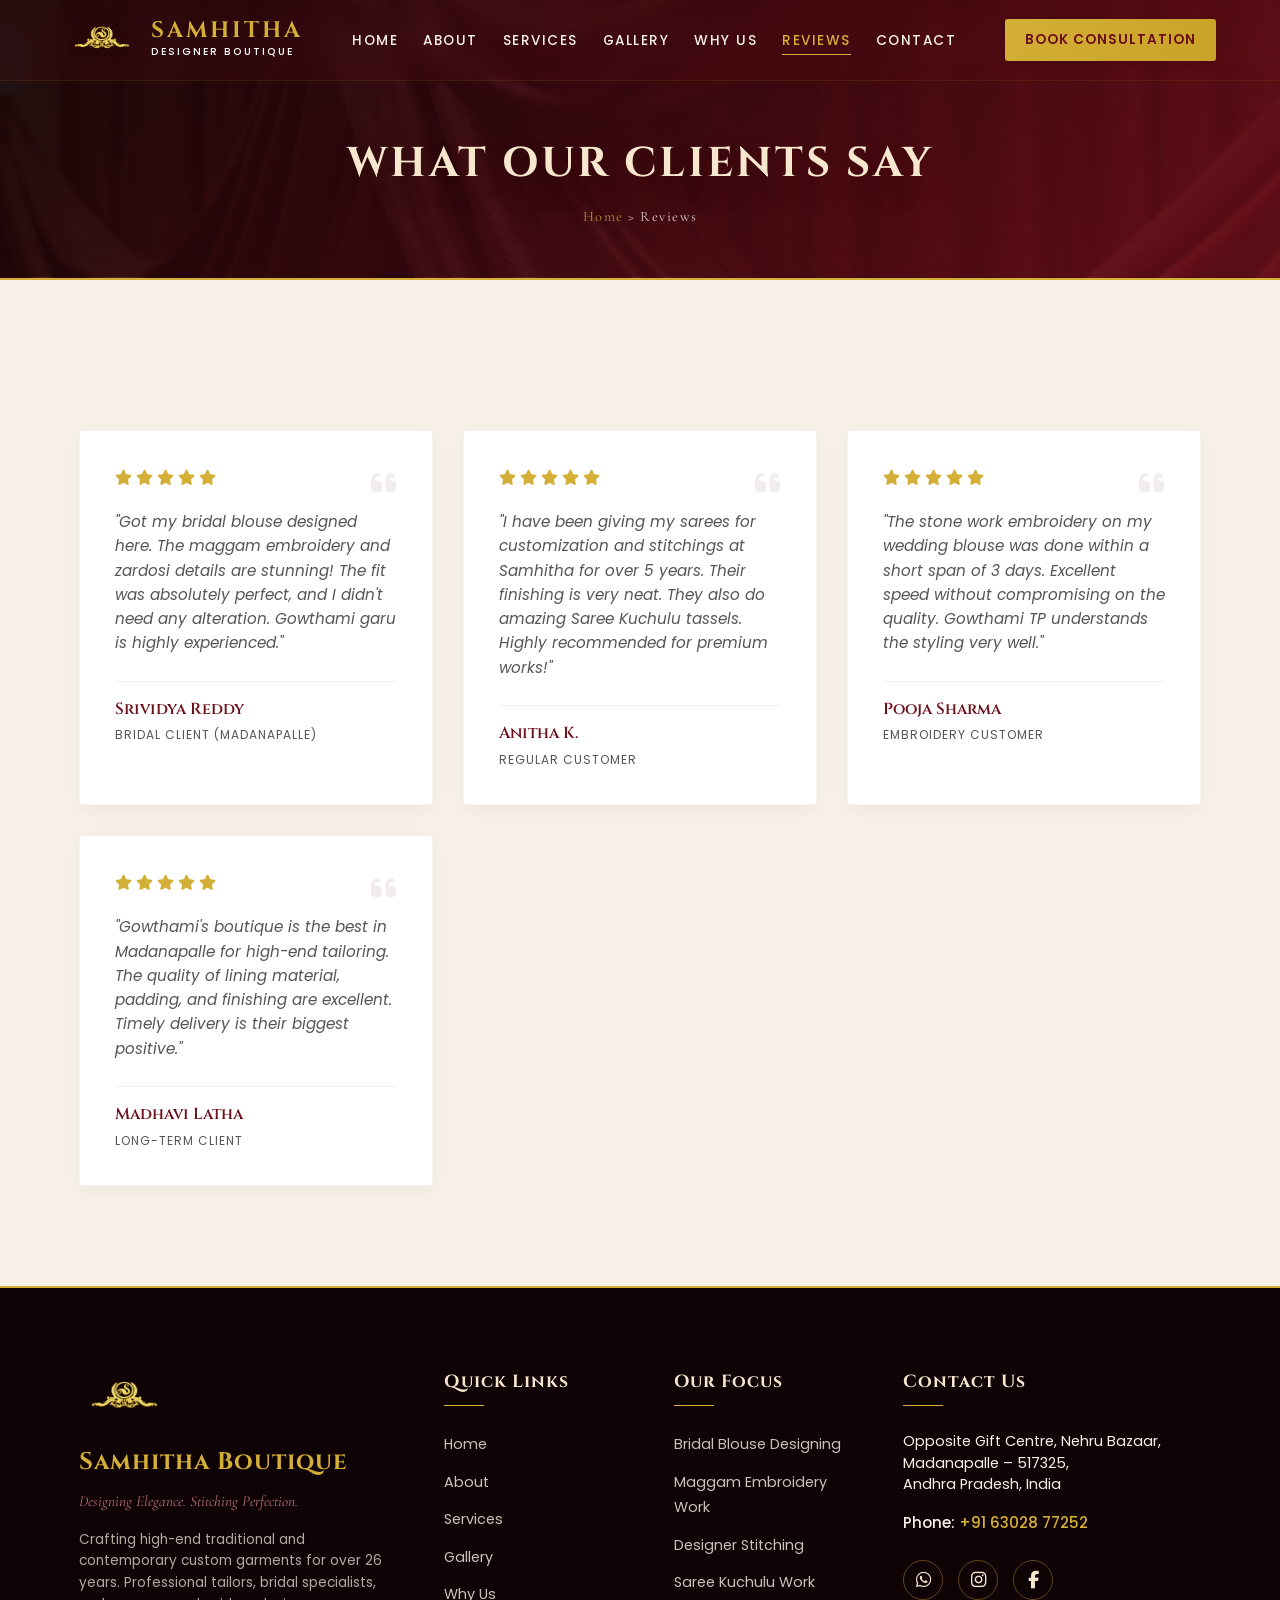
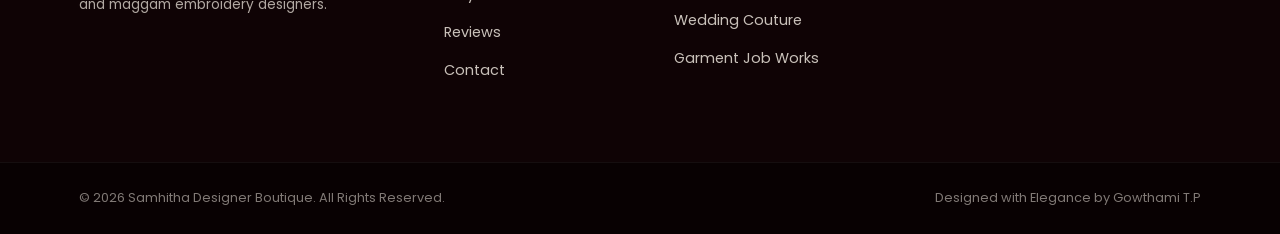
<file: reviews.html>
<!DOCTYPE html>
<html lang="en">
<head>
    <meta charset="UTF-8">
    <meta name="viewport" content="width=device-width, initial-scale=1.0">
    <title>Customer Reviews & Ratings | Samhitha Designer Boutique</title>
    <meta name="description" content="Read reviews from local brides and clients about their custom bridal blouses, zardosi embroidery, and boutique tailoring at Samhitha Boutique in Madanapalle.">
    <meta name="keywords" content="Customer Reviews, Bridal Blouse Feedback, Maggam Work Ratings, Madanapalle Boutique Reviews, Gowthami TP reviews">
    <meta name="author" content="Fashion Designer Gowthami T.P">
    
    <!-- Open Graph / Facebook -->
    <meta property="og:type" content="website">
    <meta property="og:url" content="https://www.samhithaboutique.com/reviews.html">
    <meta property="og:title" content="Customer Reviews & Ratings | Samhitha Designer Boutique">
    <meta property="og:description" content="Read reviews from local brides and clients about their custom bridal blouses, zardosi embroidery, and boutique tailoring at Samhitha Boutique in Madanapalle.">
    <meta property="og:image" content="samhitha-designer-boutique-shop.avif">

    <!-- Fonts -->
    <link rel="preconnect" href="https://fonts.googleapis.com">
    <link rel="preconnect" href="https://fonts.gstatic.com" crossorigin>
    <link href="https://fonts.googleapis.com/css2?family=Cinzel:wght@500;700;900&family=Cormorant+Garamond:ital,wght@0,500;0,600;0,700;1,500&family=Poppins:wght@400;500;600;700&display=swap" rel="stylesheet">
    
    <!-- Font Awesome Icons -->
    <link rel="stylesheet" href="https://cdnjs.cloudflare.com/ajax/libs/font-awesome/6.4.0/css/all.min.css">

    <!-- Custom CSS -->
    <link rel="stylesheet" href="index.css?v=10">

    <!-- Schema Markup (JSON-LD) -->
    <script type="application/ld+json">
    {
      "@context": "https://schema.org",
      "@type": "LocalBusiness",
      "name": "Samhitha Designer Boutique",
      "image": "samhitha-designer-boutique-shop.avif",
      "@id": "https://www.samhithaboutique.com/#boutique",
      "url": "https://www.samhithaboutique.com/",
      "telephone": "+91-63028-77252",
      "priceRange": "$$",
      "address": {
        "@type": "PostalAddress",
        "streetAddress": "Door No., Opposite Gift Centre, Nehru Bazaar",
        "addressLocality": "Madanapalle",
        "addressRegion": "Andhra Pradesh",
        "postalCode": "517325",
        "addressCountry": "IN"
      }
    }
    </script>
</head>
<body>

    <!-- Sticky Navigation Header -->
    <header id="main-header">
        <div class="header-container">
            <div class="logo-area">
                <a href="index.html" class="logo-link" id="logo-anchor">
                    <img src="Logo/Samhitha Logo.png" alt="Samhitha Logo Emblem" class="header-logo" id="main-logo-img">
                    <div class="logo-text">
                        <span class="brand-name">SAMHITHA</span>
                        <span class="brand-sub">DESIGNER BOUTIQUE</span>
                    </div>
                </a>
            </div>
            
            <nav id="desktop-nav">
                <ul>
                    <li><a href="index.html" class="nav-link">Home</a></li>
                    <li><a href="about.html" class="nav-link">About</a></li>
                    <li><a href="services.html" class="nav-link">Services</a></li>
                    <li><a href="gallery.html" class="nav-link">Gallery</a></li>
                    <li><a href="why-us.html" class="nav-link">Why Us</a></li>
                    <li><a href="reviews.html" class="nav-link">Reviews</a></li>
                    <li><a href="contact.html" class="nav-link">Contact</a></li>
                </ul>
            </nav>

            <div class="header-actions">
                <a href="contact.html#booking-form" class="cta-gold-btn header-cta" id="header-book-btn">Book Consultation</a>
                <button class="mobile-menu-toggle" id="mobile-menu-btn" aria-label="Toggle Menu">
                    <span class="bar"></span>
                    <span class="bar"></span>
                    <span class="bar"></span>
                </button>
            </div>
        </div>
    </header>

    <!-- Mobile Navigation Overlay -->
    <div class="mobile-nav-overlay" id="mobile-nav-menu">
        <nav class="mobile-nav-links">
            <a href="index.html" class="mobile-link">Home</a>
            <a href="about.html" class="mobile-link">About</a>
            <a href="services.html" class="mobile-link">Services</a>
            <a href="gallery.html" class="mobile-link">Gallery</a>
            <a href="why-us.html" class="mobile-link">Why Us</a>
            <a href="reviews.html" class="mobile-link">Reviews</a>
            <a href="contact.html" class="mobile-link">Contact</a>
            <a href="contact.html#booking-form" class="mobile-link mobile-cta-link">Book Consultation</a>
        </nav>
    </div>

    <!-- Main Content -->
    <main>
        
        <!-- Page Header -->
        <section class="page-header">
            <div class="container">
                <h1>What Our Clients Say</h1>
                <div class="breadcrumbs">
                    <a href="index.html">Home</a> &gt; <span>Reviews</span>
                </div>
            </div>
        </section>

        <!-- Testimonials Section -->
        <section id="testimonials" class="testimonials-section">
            <div class="container">
                <div class="testimonials-grid">
                    
                    <!-- Card 1 -->
                    <div class="testimonial-card">
                        <div class="quote-icon"><i class="fa-solid fa-quote-left"></i></div>
                        <div class="rating-stars">
                            <i class="fa-solid fa-star"></i>
                            <i class="fa-solid fa-star"></i>
                            <i class="fa-solid fa-star"></i>
                            <i class="fa-solid fa-star"></i>
                            <i class="fa-solid fa-star"></i>
                        </div>
                        <p class="review-text">"Got my bridal blouse designed here. The maggam embroidery and zardosi details are stunning! The fit was absolutely perfect, and I didn't need any alteration. Gowthami garu is highly experienced."</p>
                        <div class="client-info">
                            <span class="client-name">Srividya Reddy</span>
                            <span class="client-tag">Bridal Client (Madanapalle)</span>
                        </div>
                    </div>

                    <!-- Card 2 -->
                    <div class="testimonial-card">
                        <div class="quote-icon"><i class="fa-solid fa-quote-left"></i></div>
                        <div class="rating-stars">
                            <i class="fa-solid fa-star"></i>
                            <i class="fa-solid fa-star"></i>
                            <i class="fa-solid fa-star"></i>
                            <i class="fa-solid fa-star"></i>
                            <i class="fa-solid fa-star"></i>
                        </div>
                        <p class="review-text">"I have been giving my sarees for customization and stitchings at Samhitha for over 5 years. Their finishing is very neat. They also do amazing Saree Kuchulu tassels. Highly recommended for premium works!"</p>
                        <div class="client-info">
                            <span class="client-name">Anitha K.</span>
                            <span class="client-tag">Regular Customer</span>
                        </div>
                    </div>

                    <!-- Card 3 -->
                    <div class="testimonial-card">
                        <div class="quote-icon"><i class="fa-solid fa-quote-left"></i></div>
                        <div class="rating-stars">
                            <i class="fa-solid fa-star"></i>
                            <i class="fa-solid fa-star"></i>
                            <i class="fa-solid fa-star"></i>
                            <i class="fa-solid fa-star"></i>
                            <i class="fa-solid fa-star"></i>
                        </div>
                        <p class="review-text">"The stone work embroidery on my wedding blouse was done within a short span of 3 days. Excellent speed without compromising on the quality. Gowthami TP understands the styling very well."</p>
                        <div class="client-info">
                            <span class="client-name">Pooja Sharma</span>
                            <span class="client-tag">Embroidery Customer</span>
                        </div>
                    </div>

                    <!-- Card 4 -->
                    <div class="testimonial-card">
                        <div class="quote-icon"><i class="fa-solid fa-quote-left"></i></div>
                        <div class="rating-stars">
                            <i class="fa-solid fa-star"></i>
                            <i class="fa-solid fa-star"></i>
                            <i class="fa-solid fa-star"></i>
                            <i class="fa-solid fa-star"></i>
                            <i class="fa-solid fa-star"></i>
                        </div>
                        <p class="review-text">"Gowthami's boutique is the best in Madanapalle for high-end tailoring. The quality of lining material, padding, and finishing are excellent. Timely delivery is their biggest positive."</p>
                        <div class="client-info">
                            <span class="client-name">Madhavi Latha</span>
                            <span class="client-tag">Long-Term Client</span>
                        </div>
                    </div>

                </div>
            </div>
        </section>

    </main>

    <!-- Footer -->
    <footer id="footer">
        <div class="footer-top">
            <div class="container footer-grid">
                
                <!-- Boutique Intro -->
                <div class="footer-col brand-col">
                    <img src="Logo/Samhitha Logo.png" alt="Samhitha Boutique Logo Gold Emblem" class="footer-logo">
                    <h3>Samhitha Boutique</h3>
                    <p class="footer-tagline">Designing Elegance. Stitching Perfection.</p>
                    <p class="footer-desc">Crafting high-end traditional and contemporary custom garments for over 26 years. Professional tailors, bridal specialists, and maggam embroidery designers.</p>
                </div>

                <!-- Quick Links -->
                <div class="footer-col links-col">
                    <h4>Quick Links</h4>
                    <ul>
                        <li><a href="index.html">Home</a></li>
                        <li><a href="about.html">About</a></li>
                        <li><a href="services.html">Services</a></li>
                        <li><a href="gallery.html">Gallery</a></li>
                        <li><a href="why-us.html">Why Us</a></li>
                        <li><a href="reviews.html">Reviews</a></li>
                        <li><a href="contact.html">Contact</a></li>
                    </ul>
                </div>

                <!-- Service Quick Links -->
                <div class="footer-col services-links-col">
                    <h4>Our Focus</h4>
                    <ul>
                        <li><a href="services.html#service-bridal">Bridal Blouse Designing</a></li>
                        <li><a href="services.html#service-embroidery">Maggam Embroidery Work</a></li>
                        <li><a href="services.html#service-stitching">Designer Stitching</a></li>
                        <li><a href="services.html#service-kuchulu">Saree Kuchulu Work</a></li>
                        <li><a href="services.html#service-wedding">Wedding Couture</a></li>
                        <li><a href="services.html#service-jobwork">Garment Job Works</a></li>
                    </ul>
                </div>

                <!-- Socials & Address -->
                <div class="footer-col contact-col">
                    <h4>Contact Us</h4>
                    <p class="footer-address">
                        Opposite Gift Centre, Nehru Bazaar,<br>
                        Madanapalle – 517325,<br>
                        Andhra Pradesh, India
                    </p>
                    <p class="footer-tel">Phone: <a href="tel:+916302877252" class="gold-text">+91 63028 77252</a></p>
                    
                    <div class="footer-socials">
                        <a href="https://wa.me/916302877252" target="_blank" aria-label="WhatsApp" class="social-icon wa-icon"><i class="fa-brands fa-whatsapp"></i></a>
                        <a href="https://www.instagram.com/samhitha_designer_boutique" target="_blank" aria-label="Instagram" class="social-icon ig-icon"><i class="fa-brands fa-instagram"></i></a>
                        <a href="https://www.facebook.com/samhitha_designer_boutique" target="_blank" aria-label="Facebook" class="social-icon fb-icon"><i class="fa-brands fa-facebook-f"></i></a>
                    </div>
                </div>

            </div>
        </div>

        <div class="footer-bottom">
            <div class="container bottom-inner">
                <p class="copyright">&copy; 2026 Samhitha Designer Boutique. All Rights Reserved.</p>
                <p class="designer-credit">Designed with Elegance by Gowthami T.P</p>
            </div>
        </div>
    </footer>

    <!-- Fixed Floating Actions (Mobile & Desktop) -->
    <div class="floating-ctas">
        <!-- Call CTA -->
        <a href="tel:+916302877252" class="float-btn float-call" aria-label="Call Now" id="float-call-btn">
            <i class="fa-solid fa-phone"></i>
            <span class="btn-label">Call Us</span>
        </a>
        
        <!-- WhatsApp CTA -->
        <a href="https://wa.me/916302877252?text=Hi%20Samhitha%20Designer%20Boutique,%20I'm%20interested%20in%20custom%20stitching%20and%20bridal%20work." target="_blank" class="float-btn float-whatsapp" aria-label="WhatsApp Us" id="float-wa-btn">
            <i class="fa-brands fa-whatsapp"></i>
            <span class="btn-label">WhatsApp</span>
        </a>
    </div>

    <!-- Scroll to Top Button -->
    <button class="scroll-to-top" id="scroll-top-btn" aria-label="Scroll to Top"><i class="fa-solid fa-arrow-up"></i></button>

    <!-- Custom JS -->
    <script src="index.js?v=10"></script>
</body>
</html>
</file>
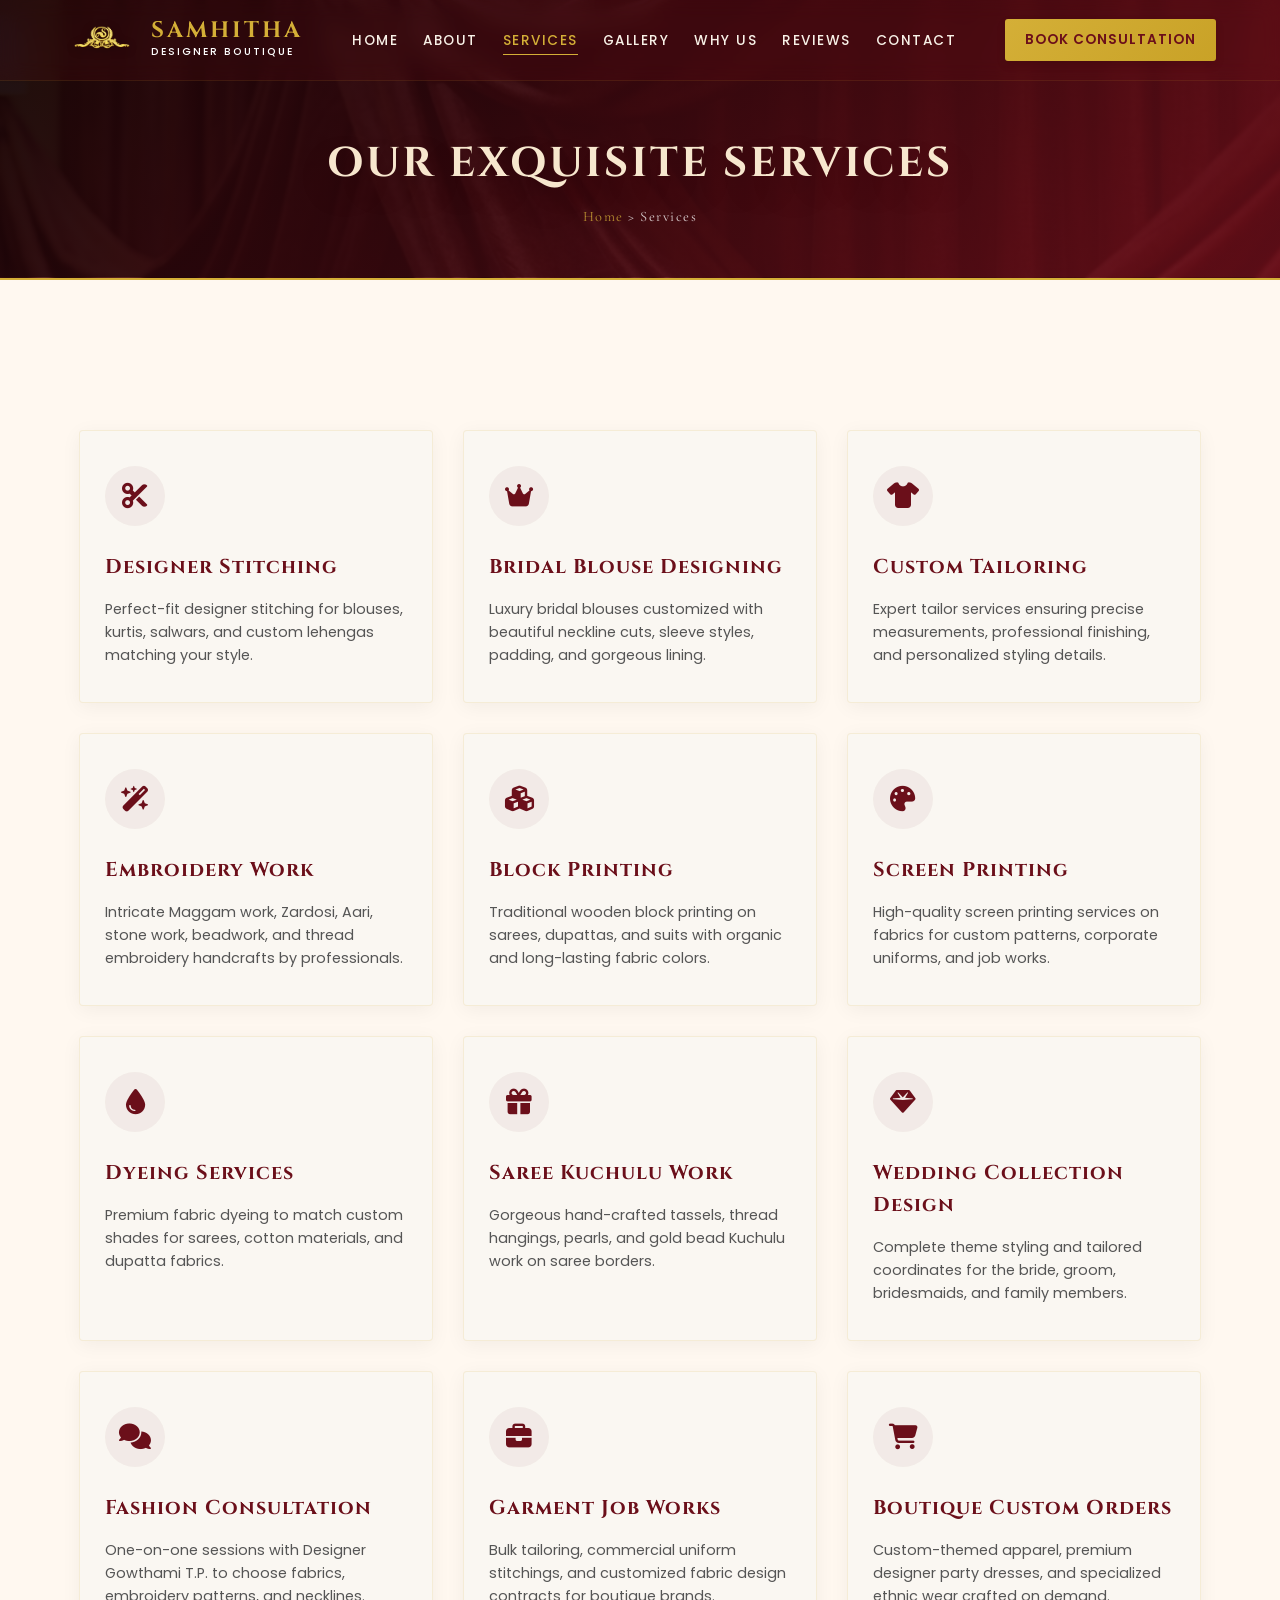
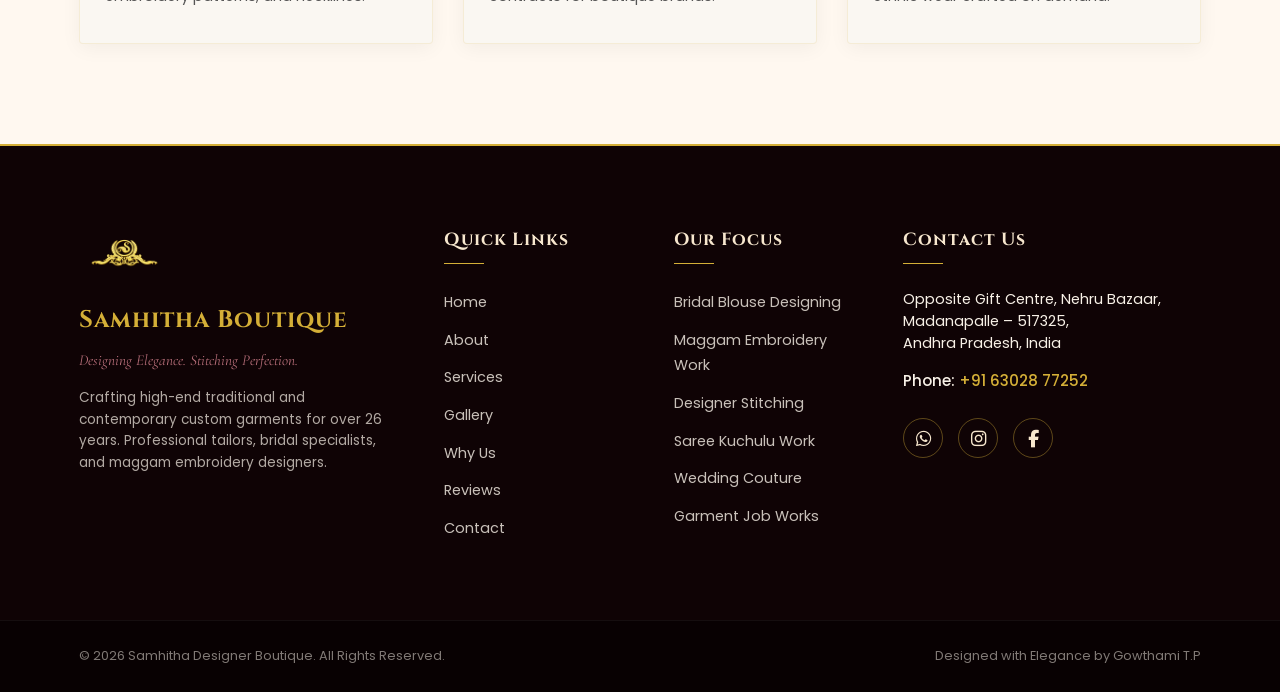
<file: services.html>
<!DOCTYPE html>
<html lang="en">
<head>
    <meta charset="UTF-8">
    <meta name="viewport" content="width=device-width, initial-scale=1.0">
    <title>Our Services | Samhitha Designer Boutique</title>
    <meta name="description" content="Explore our premium tailoring, bridal blouse design, custom stitching, Maggam embroidery, saree kuchulu, dyeing, and printing services in Madanapalle.">
    <meta name="keywords" content="Tailoring Services, Bridal Blouse Designing, Maggam Embroidery, Custom Stitching, Saree Kuchulu, Block Printing, Screen Printing, Madanapalle Tailors">
    <meta name="author" content="Fashion Designer Gowthami T.P">
    
    <!-- Open Graph / Facebook -->
    <meta property="og:type" content="website">
    <meta property="og:url" content="https://www.samhithaboutique.com/services.html">
    <meta property="og:title" content="Our Services | Samhitha Designer Boutique">
    <meta property="og:description" content="Explore our premium tailoring, bridal blouse design, custom stitching, Maggam embroidery, saree kuchulu, dyeing, and printing services in Madanapalle.">
    <meta property="og:image" content="samhitha-designer-boutique-shop.avif">

    <!-- Fonts -->
    <link rel="preconnect" href="https://fonts.googleapis.com">
    <link rel="preconnect" href="https://fonts.gstatic.com" crossorigin>
    <link href="https://fonts.googleapis.com/css2?family=Cinzel:wght@500;700;900&family=Cormorant+Garamond:ital,wght@0,500;0,600;0,700;1,500&family=Poppins:wght@400;500;600;700&display=swap" rel="stylesheet">
    
    <!-- Font Awesome Icons -->
    <link rel="stylesheet" href="https://cdnjs.cloudflare.com/ajax/libs/font-awesome/6.4.0/css/all.min.css">

    <!-- Custom CSS -->
    <link rel="stylesheet" href="index.css?v=10">

    <!-- Schema Markup (JSON-LD) -->
    <script type="application/ld+json">
    {
      "@context": "https://schema.org",
      "@type": "LocalBusiness",
      "name": "Samhitha Designer Boutique",
      "image": "samhitha-designer-boutique-shop.avif",
      "@id": "https://www.samhithaboutique.com/#boutique",
      "url": "https://www.samhithaboutique.com/",
      "telephone": "+91-63028-77252",
      "priceRange": "$$",
      "address": {
        "@type": "PostalAddress",
        "streetAddress": "Door No., Opposite Gift Centre, Nehru Bazaar",
        "addressLocality": "Madanapalle",
        "addressRegion": "Andhra Pradesh",
        "postalCode": "517325",
        "addressCountry": "IN"
      }
    }
    </script>
</head>
<body>

    <!-- Sticky Navigation Header -->
    <header id="main-header">
        <div class="header-container">
            <div class="logo-area">
                <a href="index.html" class="logo-link" id="logo-anchor">
                    <img src="Logo/Samhitha Logo.png" alt="Samhitha Logo Emblem" class="header-logo" id="main-logo-img">
                    <div class="logo-text">
                        <span class="brand-name">SAMHITHA</span>
                        <span class="brand-sub">DESIGNER BOUTIQUE</span>
                    </div>
                </a>
            </div>
            
            <nav id="desktop-nav">
                <ul>
                    <li><a href="index.html" class="nav-link">Home</a></li>
                    <li><a href="about.html" class="nav-link">About</a></li>
                    <li><a href="services.html" class="nav-link">Services</a></li>
                    <li><a href="gallery.html" class="nav-link">Gallery</a></li>
                    <li><a href="why-us.html" class="nav-link">Why Us</a></li>
                    <li><a href="reviews.html" class="nav-link">Reviews</a></li>
                    <li><a href="contact.html" class="nav-link">Contact</a></li>
                </ul>
            </nav>

            <div class="header-actions">
                <a href="contact.html#booking-form" class="cta-gold-btn header-cta" id="header-book-btn">Book Consultation</a>
                <button class="mobile-menu-toggle" id="mobile-menu-btn" aria-label="Toggle Menu">
                    <span class="bar"></span>
                    <span class="bar"></span>
                    <span class="bar"></span>
                </button>
            </div>
        </div>
    </header>

    <!-- Mobile Navigation Overlay -->
    <div class="mobile-nav-overlay" id="mobile-nav-menu">
        <nav class="mobile-nav-links">
            <a href="index.html" class="mobile-link">Home</a>
            <a href="about.html" class="mobile-link">About</a>
            <a href="services.html" class="mobile-link">Services</a>
            <a href="gallery.html" class="mobile-link">Gallery</a>
            <a href="why-us.html" class="mobile-link">Why Us</a>
            <a href="reviews.html" class="mobile-link">Reviews</a>
            <a href="contact.html" class="mobile-link">Contact</a>
            <a href="contact.html#booking-form" class="mobile-link mobile-cta-link">Book Consultation</a>
        </nav>
    </div>

    <!-- Main Content -->
    <main>
        
        <!-- Page Header -->
        <section class="page-header">
            <div class="container">
                <h1>Our Exquisite Services</h1>
                <div class="breadcrumbs">
                    <a href="index.html">Home</a> &gt; <span>Services</span>
                </div>
            </div>
        </section>

        <!-- Services Section -->
        <section class="services-section">
            <div class="container">
                <div class="services-grid">
                    
                    <!-- Card 1 -->
                    <div class="service-card" id="service-stitching">
                        <div class="service-icon-box">
                            <i class="fa-solid fa-scissors gold-icon"></i>
                        </div>
                        <h3>Designer Stitching</h3>
                        <p>Perfect-fit designer stitching for blouses, kurtis, salwars, and custom lehengas matching your style.</p>
                        <div class="card-gold-border"></div>
                    </div>

                    <!-- Card 2 -->
                    <div class="service-card" id="service-bridal">
                        <div class="service-icon-box">
                            <i class="fa-solid fa-crown gold-icon"></i>
                        </div>
                        <h3>Bridal Blouse Designing</h3>
                        <p>Luxury bridal blouses customized with beautiful neckline cuts, sleeve styles, padding, and gorgeous lining.</p>
                        <div class="card-gold-border"></div>
                    </div>

                    <!-- Card 3 -->
                    <div class="service-card" id="service-tailoring">
                        <div class="service-icon-box">
                            <i class="fa-solid fa-shirt gold-icon"></i>
                        </div>
                        <h3>Custom Tailoring</h3>
                        <p>Expert tailor services ensuring precise measurements, professional finishing, and personalized styling details.</p>
                        <div class="card-gold-border"></div>
                    </div>

                    <!-- Card 4 -->
                    <div class="service-card" id="service-embroidery">
                        <div class="service-icon-box">
                            <i class="fa-solid fa-wand-magic-sparkles gold-icon"></i>
                        </div>
                        <h3>Embroidery Work</h3>
                        <p>Intricate Maggam work, Zardosi, Aari, stone work, beadwork, and thread embroidery handcrafts by professionals.</p>
                        <div class="card-gold-border"></div>
                    </div>

                    <!-- Card 5 -->
                    <div class="service-card" id="service-block">
                        <div class="service-icon-box">
                            <i class="fa-solid fa-cubes gold-icon"></i>
                        </div>
                        <h3>Block Printing</h3>
                        <p>Traditional wooden block printing on sarees, dupattas, and suits with organic and long-lasting fabric colors.</p>
                        <div class="card-gold-border"></div>
                    </div>

                    <!-- Card 6 -->
                    <div class="service-card" id="service-screen">
                        <div class="service-icon-box">
                            <i class="fa-solid fa-palette gold-icon"></i>
                        </div>
                        <h3>Screen Printing</h3>
                        <p>High-quality screen printing services on fabrics for custom patterns, corporate uniforms, and job works.</p>
                        <div class="card-gold-border"></div>
                    </div>

                    <!-- Card 7 -->
                    <div class="service-card" id="service-dyeing">
                        <div class="service-icon-box">
                            <i class="fa-solid fa-droplet gold-icon"></i>
                        </div>
                        <h3>Dyeing Services</h3>
                        <p>Premium fabric dyeing to match custom shades for sarees, cotton materials, and dupatta fabrics.</p>
                        <div class="card-gold-border"></div>
                    </div>

                    <!-- Card 8 -->
                    <div class="service-card" id="service-kuchulu">
                        <div class="service-icon-box">
                            <i class="fa-solid fa-gift gold-icon"></i>
                        </div>
                        <h3>Saree Kuchulu Work</h3>
                        <p>Gorgeous hand-crafted tassels, thread hangings, pearls, and gold bead Kuchulu work on saree borders.</p>
                        <div class="card-gold-border"></div>
                    </div>

                    <!-- Card 9 -->
                    <div class="service-card" id="service-wedding">
                        <div class="service-icon-box">
                            <i class="fa-solid fa-gem gold-icon"></i>
                        </div>
                        <h3>Wedding Collection Design</h3>
                        <p>Complete theme styling and tailored coordinates for the bride, groom, bridesmaids, and family members.</p>
                        <div class="card-gold-border"></div>
                    </div>

                    <!-- Card 10 -->
                    <div class="service-card" id="service-consultation">
                        <div class="service-icon-box">
                            <i class="fa-solid fa-comments gold-icon"></i>
                        </div>
                        <h3>Fashion Consultation</h3>
                        <p>One-on-one sessions with Designer Gowthami T.P. to choose fabrics, embroidery patterns, and necklines.</p>
                        <div class="card-gold-border"></div>
                    </div>

                    <!-- Card 11 -->
                    <div class="service-card" id="service-jobwork">
                        <div class="service-icon-box">
                            <i class="fa-solid fa-briefcase gold-icon"></i>
                        </div>
                        <h3>Garment Job Works</h3>
                        <p>Bulk tailoring, commercial uniform stitchings, and customized fabric design contracts for boutique brands.</p>
                        <div class="card-gold-border"></div>
                    </div>

                    <!-- Card 12 -->
                    <div class="service-card" id="service-orders">
                        <div class="service-icon-box">
                            <i class="fa-solid fa-cart-shopping gold-icon"></i>
                        </div>
                        <h3>Boutique Custom Orders</h3>
                        <p>Custom-themed apparel, premium designer party dresses, and specialized ethnic wear crafted on demand.</p>
                        <div class="card-gold-border"></div>
                    </div>

                </div>
            </div>
        </section>

    </main>

    <!-- Footer -->
    <footer id="footer">
        <div class="footer-top">
            <div class="container footer-grid">
                
                <!-- Boutique Intro -->
                <div class="footer-col brand-col">
                    <img src="Logo/Samhitha Logo.png" alt="Samhitha Boutique Logo Gold Emblem" class="footer-logo">
                    <h3>Samhitha Boutique</h3>
                    <p class="footer-tagline">Designing Elegance. Stitching Perfection.</p>
                    <p class="footer-desc">Crafting high-end traditional and contemporary custom garments for over 26 years. Professional tailors, bridal specialists, and maggam embroidery designers.</p>
                </div>

                <!-- Quick Links -->
                <div class="footer-col links-col">
                    <h4>Quick Links</h4>
                    <ul>
                        <li><a href="index.html">Home</a></li>
                        <li><a href="about.html">About</a></li>
                        <li><a href="services.html">Services</a></li>
                        <li><a href="gallery.html">Gallery</a></li>
                        <li><a href="why-us.html">Why Us</a></li>
                        <li><a href="reviews.html">Reviews</a></li>
                        <li><a href="contact.html">Contact</a></li>
                    </ul>
                </div>

                <!-- Service Quick Links -->
                <div class="footer-col services-links-col">
                    <h4>Our Focus</h4>
                    <ul>
                        <li><a href="services.html#service-bridal">Bridal Blouse Designing</a></li>
                        <li><a href="services.html#service-embroidery">Maggam Embroidery Work</a></li>
                        <li><a href="services.html#service-stitching">Designer Stitching</a></li>
                        <li><a href="services.html#service-kuchulu">Saree Kuchulu Work</a></li>
                        <li><a href="services.html#service-wedding">Wedding Couture</a></li>
                        <li><a href="services.html#service-jobwork">Garment Job Works</a></li>
                    </ul>
                </div>

                <!-- Socials & Address -->
                <div class="footer-col contact-col">
                    <h4>Contact Us</h4>
                    <p class="footer-address">
                        Opposite Gift Centre, Nehru Bazaar,<br>
                        Madanapalle – 517325,<br>
                        Andhra Pradesh, India
                    </p>
                    <p class="footer-tel">Phone: <a href="tel:+916302877252" class="gold-text">+91 63028 77252</a></p>
                    
                    <div class="footer-socials">
                        <a href="https://wa.me/916302877252" target="_blank" aria-label="WhatsApp" class="social-icon wa-icon"><i class="fa-brands fa-whatsapp"></i></a>
                        <a href="https://www.instagram.com/samhitha_designer_boutique" target="_blank" aria-label="Instagram" class="social-icon ig-icon"><i class="fa-brands fa-instagram"></i></a>
                        <a href="https://www.facebook.com/samhitha_designer_boutique" target="_blank" aria-label="Facebook" class="social-icon fb-icon"><i class="fa-brands fa-facebook-f"></i></a>
                    </div>
                </div>

            </div>
        </div>

        <div class="footer-bottom">
            <div class="container bottom-inner">
                <p class="copyright">&copy; 2026 Samhitha Designer Boutique. All Rights Reserved.</p>
                <p class="designer-credit">Designed with Elegance by Gowthami T.P</p>
            </div>
        </div>
    </footer>

    <!-- Fixed Floating Actions (Mobile & Desktop) -->
    <div class="floating-ctas">
        <!-- Call CTA -->
        <a href="tel:+916302877252" class="float-btn float-call" aria-label="Call Now" id="float-call-btn">
            <i class="fa-solid fa-phone"></i>
            <span class="btn-label">Call Us</span>
        </a>
        
        <!-- WhatsApp CTA -->
        <a href="https://wa.me/916302877252?text=Hi%20Samhitha%20Designer%20Boutique,%20I'm%20interested%20in%20custom%20stitching%20and%20bridal%20work." target="_blank" class="float-btn float-whatsapp" aria-label="WhatsApp Us" id="float-wa-btn">
            <i class="fa-brands fa-whatsapp"></i>
            <span class="btn-label">WhatsApp</span>
        </a>
    </div>

    <!-- Scroll to Top Button -->
    <button class="scroll-to-top" id="scroll-top-btn" aria-label="Scroll to Top"><i class="fa-solid fa-arrow-up"></i></button>

    <!-- Custom JS -->
    <script src="index.js?v=10"></script>
</body>
</html>
</file>
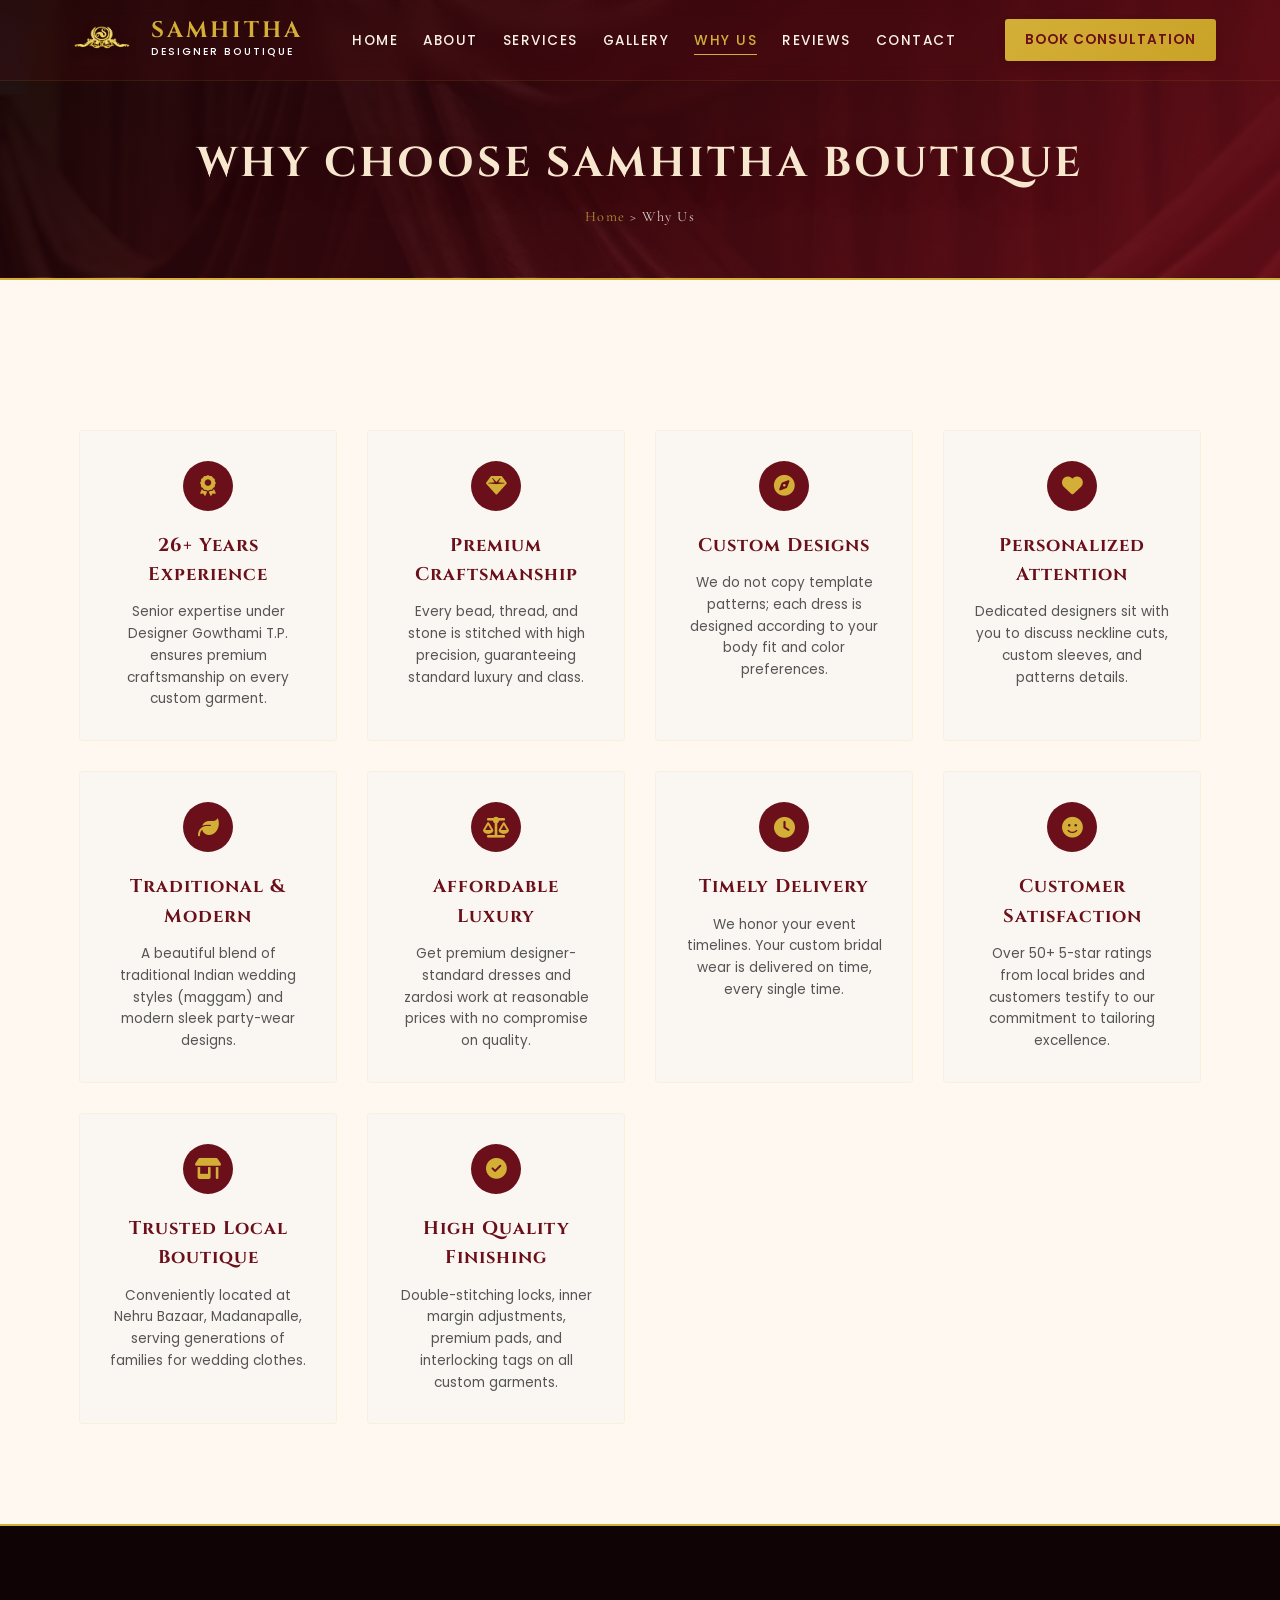
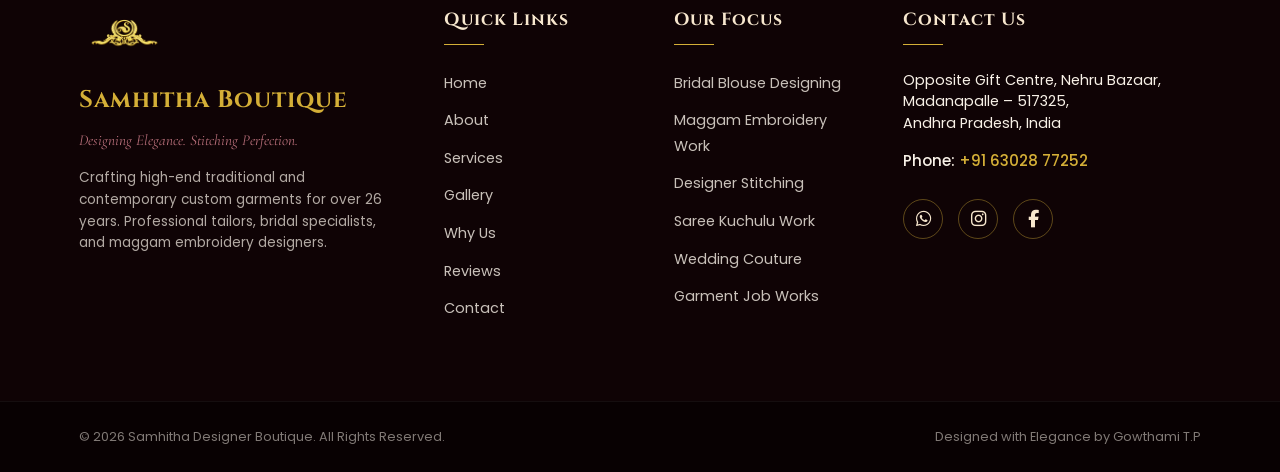
<file: why-us.html>
<!DOCTYPE html>
<html lang="en">
<head>
    <meta charset="UTF-8">
    <meta name="viewport" content="width=device-width, initial-scale=1.0">
    <title>Why Choose Us | Samhitha Designer Boutique</title>
    <meta name="description" content="Discover why Samhitha Boutique is Madanapalle's most trusted tailoring destination. 26+ years experience, premium craftsmanship, and timely delivery.">
    <meta name="keywords" content="Boutique Promise, Timely Delivery, Premium Craftsmanship, Custom Designs, Madanapalle Best Tailor, Gowthami TP boutique">
    <meta name="author" content="Fashion Designer Gowthami T.P">
    
    <!-- Open Graph / Facebook -->
    <meta property="og:type" content="website">
    <meta property="og:url" content="https://www.samhithaboutique.com/why-us.html">
    <meta property="og:title" content="Why Choose Us | Samhitha Designer Boutique">
    <meta property="og:description" content="Discover why Samhitha Boutique is Madanapalle's most trusted tailoring destination. 26+ years experience, premium craftsmanship, and timely delivery.">
    <meta property="og:image" content="samhitha-designer-boutique-shop.avif">

    <!-- Fonts -->
    <link rel="preconnect" href="https://fonts.googleapis.com">
    <link rel="preconnect" href="https://fonts.gstatic.com" crossorigin>
    <link href="https://fonts.googleapis.com/css2?family=Cinzel:wght@500;700;900&family=Cormorant+Garamond:ital,wght@0,500;0,600;0,700;1,500&family=Poppins:wght@400;500;600;700&display=swap" rel="stylesheet">
    
    <!-- Font Awesome Icons -->
    <link rel="stylesheet" href="https://cdnjs.cloudflare.com/ajax/libs/font-awesome/6.4.0/css/all.min.css">

    <!-- Custom CSS -->
    <link rel="stylesheet" href="index.css?v=10">

    <!-- Schema Markup (JSON-LD) -->
    <script type="application/ld+json">
    {
      "@context": "https://schema.org",
      "@type": "LocalBusiness",
      "name": "Samhitha Designer Boutique",
      "image": "samhitha-designer-boutique-shop.avif",
      "@id": "https://www.samhithaboutique.com/#boutique",
      "url": "https://www.samhithaboutique.com/",
      "telephone": "+91-63028-77252",
      "priceRange": "$$",
      "address": {
        "@type": "PostalAddress",
        "streetAddress": "Door No., Opposite Gift Centre, Nehru Bazaar",
        "addressLocality": "Madanapalle",
        "addressRegion": "Andhra Pradesh",
        "postalCode": "517325",
        "addressCountry": "IN"
      }
    }
    </script>
</head>
<body>

    <!-- Sticky Navigation Header -->
    <header id="main-header">
        <div class="header-container">
            <div class="logo-area">
                <a href="index.html" class="logo-link" id="logo-anchor">
                    <img src="Logo/Samhitha Logo.png" alt="Samhitha Logo Emblem" class="header-logo" id="main-logo-img">
                    <div class="logo-text">
                        <span class="brand-name">SAMHITHA</span>
                        <span class="brand-sub">DESIGNER BOUTIQUE</span>
                    </div>
                </a>
            </div>
            
            <nav id="desktop-nav">
                <ul>
                    <li><a href="index.html" class="nav-link">Home</a></li>
                    <li><a href="about.html" class="nav-link">About</a></li>
                    <li><a href="services.html" class="nav-link">Services</a></li>
                    <li><a href="gallery.html" class="nav-link">Gallery</a></li>
                    <li><a href="why-us.html" class="nav-link">Why Us</a></li>
                    <li><a href="reviews.html" class="nav-link">Reviews</a></li>
                    <li><a href="contact.html" class="nav-link">Contact</a></li>
                </ul>
            </nav>

            <div class="header-actions">
                <a href="contact.html#booking-form" class="cta-gold-btn header-cta" id="header-book-btn">Book Consultation</a>
                <button class="mobile-menu-toggle" id="mobile-menu-btn" aria-label="Toggle Menu">
                    <span class="bar"></span>
                    <span class="bar"></span>
                    <span class="bar"></span>
                </button>
            </div>
        </div>
    </header>

    <!-- Mobile Navigation Overlay -->
    <div class="mobile-nav-overlay" id="mobile-nav-menu">
        <nav class="mobile-nav-links">
            <a href="index.html" class="mobile-link">Home</a>
            <a href="about.html" class="mobile-link">About</a>
            <a href="services.html" class="mobile-link">Services</a>
            <a href="gallery.html" class="mobile-link">Gallery</a>
            <a href="why-us.html" class="mobile-link">Why Us</a>
            <a href="reviews.html" class="mobile-link">Reviews</a>
            <a href="contact.html" class="mobile-link">Contact</a>
            <a href="contact.html#booking-form" class="mobile-link mobile-cta-link">Book Consultation</a>
        </nav>
    </div>

    <!-- Main Content -->
    <main>
        
        <!-- Page Header -->
        <section class="page-header">
            <div class="container">
                <h1>Why Choose Samhitha Boutique</h1>
                <div class="breadcrumbs">
                    <a href="index.html">Home</a> &gt; <span>Why Us</span>
                </div>
            </div>
        </section>

        <!-- Why Choose Us Section -->
        <section id="why-choose" class="why-choose-section">
            <div class="container">
                <div class="why-grid">
                    
                    <!-- Item 1 -->
                    <div class="why-card">
                        <div class="why-icon"><i class="fa-solid fa-award"></i></div>
                        <h4>26+ Years Experience</h4>
                        <p>Senior expertise under Designer Gowthami T.P. ensures premium craftsmanship on every custom garment.</p>
                    </div>

                    <!-- Item 2 -->
                    <div class="why-card">
                        <div class="why-icon"><i class="fa-solid fa-gem"></i></div>
                        <h4>Premium Craftsmanship</h4>
                        <p>Every bead, thread, and stone is stitched with high precision, guaranteeing standard luxury and class.</p>
                    </div>

                    <!-- Item 3 -->
                    <div class="why-card">
                        <div class="why-icon"><i class="fa-solid fa-compass"></i></div>
                        <h4>Custom Designs</h4>
                        <p>We do not copy template patterns; each dress is designed according to your body fit and color preferences.</p>
                    </div>

                    <!-- Item 4 -->
                    <div class="why-card">
                        <div class="why-icon"><i class="fa-solid fa-heart"></i></div>
                        <h4>Personalized Attention</h4>
                        <p>Dedicated designers sit with you to discuss neckline cuts, custom sleeves, and patterns details.</p>
                    </div>

                    <!-- Item 5 -->
                    <div class="why-card">
                        <div class="why-icon"><i class="fa-solid fa-leaf"></i></div>
                        <h4>Traditional & Modern</h4>
                        <p>A beautiful blend of traditional Indian wedding styles (maggam) and modern sleek party-wear designs.</p>
                    </div>

                    <!-- Item 6 -->
                    <div class="why-card">
                        <div class="why-icon"><i class="fa-solid fa-scale-balanced"></i></div>
                        <h4>Affordable Luxury</h4>
                        <p>Get premium designer-standard dresses and zardosi work at reasonable prices with no compromise on quality.</p>
                    </div>

                    <!-- Item 7 -->
                    <div class="why-card">
                        <div class="why-icon"><i class="fa-solid fa-clock"></i></div>
                        <h4>Timely Delivery</h4>
                        <p>We honor your event timelines. Your custom bridal wear is delivered on time, every single time.</p>
                    </div>

                    <!-- Item 8 -->
                    <div class="why-card">
                        <div class="why-icon"><i class="fa-solid fa-face-smile"></i></div>
                        <h4>Customer Satisfaction</h4>
                        <p>Over 50+ 5-star ratings from local brides and customers testify to our commitment to tailoring excellence.</p>
                    </div>

                    <!-- Item 9 -->
                    <div class="why-card">
                        <div class="why-icon"><i class="fa-solid fa-shop"></i></div>
                        <h4>Trusted Local Boutique</h4>
                        <p>Conveniently located at Nehru Bazaar, Madanapalle, serving generations of families for wedding clothes.</p>
                    </div>

                    <!-- Item 10 -->
                    <div class="why-card">
                        <div class="why-icon"><i class="fa-solid fa-circle-check"></i></div>
                        <h4>High Quality Finishing</h4>
                        <p>Double-stitching locks, inner margin adjustments, premium pads, and interlocking tags on all custom garments.</p>
                    </div>

                </div>
            </div>
        </section>

    </main>

    <!-- Footer -->
    <footer id="footer">
        <div class="footer-top">
            <div class="container footer-grid">
                
                <!-- Boutique Intro -->
                <div class="footer-col brand-col">
                    <img src="Logo/Samhitha Logo.png" alt="Samhitha Boutique Logo Gold Emblem" class="footer-logo">
                    <h3>Samhitha Boutique</h3>
                    <p class="footer-tagline">Designing Elegance. Stitching Perfection.</p>
                    <p class="footer-desc">Crafting high-end traditional and contemporary custom garments for over 26 years. Professional tailors, bridal specialists, and maggam embroidery designers.</p>
                </div>

                <!-- Quick Links -->
                <div class="footer-col links-col">
                    <h4>Quick Links</h4>
                    <ul>
                        <li><a href="index.html">Home</a></li>
                        <li><a href="about.html">About</a></li>
                        <li><a href="services.html">Services</a></li>
                        <li><a href="gallery.html">Gallery</a></li>
                        <li><a href="why-us.html">Why Us</a></li>
                        <li><a href="reviews.html">Reviews</a></li>
                        <li><a href="contact.html">Contact</a></li>
                    </ul>
                </div>

                <!-- Service Quick Links -->
                <div class="footer-col services-links-col">
                    <h4>Our Focus</h4>
                    <ul>
                        <li><a href="services.html#service-bridal">Bridal Blouse Designing</a></li>
                        <li><a href="services.html#service-embroidery">Maggam Embroidery Work</a></li>
                        <li><a href="services.html#service-stitching">Designer Stitching</a></li>
                        <li><a href="services.html#service-kuchulu">Saree Kuchulu Work</a></li>
                        <li><a href="services.html#service-wedding">Wedding Couture</a></li>
                        <li><a href="services.html#service-jobwork">Garment Job Works</a></li>
                    </ul>
                </div>

                <!-- Socials & Address -->
                <div class="footer-col contact-col">
                    <h4>Contact Us</h4>
                    <p class="footer-address">
                        Opposite Gift Centre, Nehru Bazaar,<br>
                        Madanapalle – 517325,<br>
                        Andhra Pradesh, India
                    </p>
                    <p class="footer-tel">Phone: <a href="tel:+916302877252" class="gold-text">+91 63028 77252</a></p>
                    
                    <div class="footer-socials">
                        <a href="https://wa.me/916302877252" target="_blank" aria-label="WhatsApp" class="social-icon wa-icon"><i class="fa-brands fa-whatsapp"></i></a>
                        <a href="https://www.instagram.com/samhitha_designer_boutique" target="_blank" aria-label="Instagram" class="social-icon ig-icon"><i class="fa-brands fa-instagram"></i></a>
                        <a href="https://www.facebook.com/samhitha_designer_boutique" target="_blank" aria-label="Facebook" class="social-icon fb-icon"><i class="fa-brands fa-facebook-f"></i></a>
                    </div>
                </div>

            </div>
        </div>

        <div class="footer-bottom">
            <div class="container bottom-inner">
                <p class="copyright">&copy; 2026 Samhitha Designer Boutique. All Rights Reserved.</p>
                <p class="designer-credit">Designed with Elegance by Gowthami T.P</p>
            </div>
        </div>
    </footer>

    <!-- Fixed Floating Actions (Mobile & Desktop) -->
    <div class="floating-ctas">
        <!-- Call CTA -->
        <a href="tel:+916302877252" class="float-btn float-call" aria-label="Call Now" id="float-call-btn">
            <i class="fa-solid fa-phone"></i>
            <span class="btn-label">Call Us</span>
        </a>
        
        <!-- WhatsApp CTA -->
        <a href="https://wa.me/916302877252?text=Hi%20Samhitha%20Designer%20Boutique,%20I'm%20interested%20in%20custom%20stitching%20and%20bridal%20work." target="_blank" class="float-btn float-whatsapp" aria-label="WhatsApp Us" id="float-wa-btn">
            <i class="fa-brands fa-whatsapp"></i>
            <span class="btn-label">WhatsApp</span>
        </a>
    </div>

    <!-- Scroll to Top Button -->
    <button class="scroll-to-top" id="scroll-top-btn" aria-label="Scroll to Top"><i class="fa-solid fa-arrow-up"></i></button>

    <!-- Custom JS -->
    <script src="index.js?v=10"></script>
</body>
</html>
</file>
<file: index.css>
/* ==========================================
   SAMHITHA DESIGNER BOUTIQUE - STYLE SYSTEM
   ========================================== */

/* --- CSS Variables & Design Tokens --- */
:root {
    /* Color Palette */
    --color-primary-maroon: #6B0F1A;
    --color-royal-burgundy: #7A1E2C;
    --color-wine-red: #8B1E3F;
    
    --color-gold-metallic: #D4AF37;
    --color-gold-champagne: #F7E7CE;
    --color-gold-antique: #C9A227;
    --color-gold-rose: #B76E79;
    
    --color-bg-ivory: #FFF8F0;
    --color-bg-beige: #F8F1E7;
    --color-bg-cream: #FAF7F2;
    
    --color-text-charcoal: #1C1C1C;
    --color-text-muted: #555555;
    --color-text-light: #FFFFFF;
    
    /* Fonts */
    --font-headings: 'Cinzel', 'Playfair Display', serif;
    --font-subheadings: 'Cormorant Garamond', 'Playfair Display', serif;
    --font-body: 'Poppins', 'Montserrat', sans-serif;
    
    /* Layout & Shadows */
    --shadow-soft: 0 4px 20px rgba(0, 0, 0, 0.05);
    --shadow-medium: 0 10px 30px rgba(107, 15, 26, 0.1);
    --shadow-luxury: 0 15px 40px rgba(0, 0, 0, 0.15);
    --border-gold-thin: 1px solid var(--color-gold-metallic);
    --border-gold-thick: 2px solid var(--color-gold-metallic);
    
    /* Animation Speeds */
    --transition-fast: 0.3s ease;
    --transition-slow: 0.5s ease-out;
}

/* --- Resets & Base Styles --- */
* {
    margin: 0;
    padding: 0;
    box-sizing: border-box;
}

html {
    scroll-behavior: smooth;
    scroll-padding-top: 85px; /* Accounts for fixed header when scrolling to anchors */
    font-size: 16px;
    overflow-x: hidden;
}

body {
    font-family: var(--font-body);
    background-color: var(--color-bg-ivory);
    color: var(--color-text-charcoal);
    line-height: 1.6;
    overflow-x: hidden;
}

.container {
    width: 90%;
    max-width: 1200px;
    margin: 0 auto;
    padding: 0 15px;
}

img {
    max-width: 100%;
    height: auto;
    display: block;
}

a {
    text-decoration: none;
    color: inherit;
    transition: var(--transition-fast);
}

button, input, select, textarea {
    font-family: inherit;
}

/* --- Typographical Utilities --- */
h1, h2, h3, h4, h5, h6 {
    font-family: var(--font-headings);
    font-weight: 700;
    letter-spacing: 1px;
}

h2 {
    font-size: 2.2rem;
    color: var(--color-primary-maroon);
}

.section-header {
    margin-bottom: 50px;
}

.section-subtitle {
    font-family: var(--font-subheadings);
    color: var(--color-gold-antique);
    font-size: 1.1rem;
    font-weight: 600;
    letter-spacing: 3px;
    display: block;
    margin-bottom: 10px;
    text-transform: uppercase;
}

.section-title {
    margin-bottom: 15px;
    font-size: 2.4rem;
}

.title-underline {
    width: 80px;
    height: 3px;
    background-color: var(--color-gold-metallic);
    margin-bottom: 20px;
}

.title-underline.center {
    margin-left: auto;
    margin-right: auto;
}

.section-desc {
    max-width: 700px;
    margin: 0 auto;
    color: var(--color-text-muted);
    font-size: 1.05rem;
}

/* Text alignments */
.text-center { text-align: center; }
.text-left { text-align: left; }
.text-right { text-align: right; }
.gold-text { color: var(--color-gold-metallic); }
.required { color: var(--color-wine-red); }
.inline-block { display: inline-block; }
.w-100 { width: 100%; }

/* --- Custom Scrollbar --- */
::-webkit-scrollbar {
    width: 10px;
}
::-webkit-scrollbar-track {
    background: var(--color-bg-beige);
}
::-webkit-scrollbar-thumb {
    background: var(--color-primary-maroon);
    border-radius: 5px;
    border: 2px solid var(--color-bg-beige);
}
::-webkit-scrollbar-thumb:hover {
    background: var(--color-wine-red);
}

/* --- Layout Grids --- */
.grid-2-col {
    display: grid;
    grid-template-columns: repeat(2, 1fr);
    gap: 50px;
    align-items: center;
}

/* --- Buttons Styles --- */
.btn-primary-gold {
    background-color: var(--color-gold-metallic);
    color: var(--color-primary-maroon);
    font-weight: 600;
    padding: 14px 28px;
    border-radius: 4px;
    border: 1px solid var(--color-gold-metallic);
    text-transform: uppercase;
    font-size: 0.9rem;
    letter-spacing: 1px;
    box-shadow: 0 4px 15px rgba(212, 175, 55, 0.2);
    display: inline-flex;
    align-items: center;
    gap: 8px;
    cursor: pointer;
}

.btn-primary-gold:hover {
    background-color: transparent;
    color: var(--color-gold-metallic);
    box-shadow: none;
}

.btn-secondary-wine {
    background-color: var(--color-primary-maroon);
    color: var(--color-text-light);
    font-weight: 500;
    padding: 14px 28px;
    border-radius: 4px;
    border: 1px solid var(--color-primary-maroon);
    text-transform: uppercase;
    font-size: 0.9rem;
    letter-spacing: 1px;
    display: inline-flex;
    align-items: center;
    gap: 8px;
    cursor: pointer;
}

.btn-secondary-wine:hover {
    background-color: transparent;
    color: var(--color-primary-maroon);
}

.btn-secondary-gold {
    background-color: transparent;
    color: var(--color-gold-metallic);
    font-weight: 500;
    padding: 14px 28px;
    border-radius: 4px;
    border: 1px solid var(--color-gold-metallic);
    text-transform: uppercase;
    font-size: 0.9rem;
    letter-spacing: 1px;
    display: inline-flex;
    align-items: center;
    gap: 8px;
    cursor: pointer;
}

.btn-secondary-gold:hover {
    background-color: var(--color-gold-metallic);
    color: var(--color-primary-maroon);
}

.cta-gold-btn {
    background: linear-gradient(135deg, var(--color-gold-metallic) 0%, var(--color-gold-antique) 100%);
    color: var(--color-primary-maroon);
    padding: 10px 20px;
    border-radius: 3px;
    font-size: 0.85rem;
    font-weight: 600;
    text-transform: uppercase;
    letter-spacing: 1px;
    border: none;
    cursor: pointer;
    box-shadow: 0 4px 10px rgba(0,0,0,0.1);
}

.cta-gold-btn:hover {
    filter: brightness(1.1);
    transform: translateY(-2px);
    box-shadow: 0 6px 15px rgba(212, 175, 55, 0.3);
}

/* ==========================================
   1. NAVIGATION HEADER
   ========================================== */
#main-header {
    position: fixed;
    top: 0;
    left: 0;
    width: 100%;
    z-index: 1000;
    transition: var(--transition-slow);
    padding: 15px 0;
    background-color: rgba(107, 15, 26, 0.15);
    backdrop-filter: blur(10px);
    -webkit-backdrop-filter: blur(10px);
    border-bottom: 1px solid rgba(212, 175, 55, 0.1);
}

#main-header.scrolled {
    background-color: rgba(15, 3, 5, 0.95);
    padding: 8px 0;
    box-shadow: var(--shadow-luxury);
    border-bottom: 1px solid var(--color-gold-metallic);
}

.header-container {
    display: flex;
    justify-content: space-between;
    align-items: center;
    width: 90%;
    max-width: 1200px;
    margin: 0 auto;
}

.logo-area .logo-link {
    display: flex;
    align-items: center;
    gap: 12px;
}

.header-logo {
    height: 50px;
    width: auto;
    filter: drop-shadow(0 2px 5px rgba(0,0,0,0.3));
    transition: var(--transition-fast);
}

#main-header.scrolled .header-logo {
    height: 42px;
}

.logo-text {
    display: flex;
    flex-direction: column;
}

.brand-name {
    font-family: var(--font-headings);
    color: var(--color-gold-metallic);
    font-size: 1.4rem;
    font-weight: 700;
    letter-spacing: 3px;
    line-height: 1;
}

.brand-sub {
    color: var(--color-text-light);
    font-size: 0.65rem;
    letter-spacing: 2px;
    font-weight: 500;
    margin-top: 3px;
}

/* Desktop Menu */
#desktop-nav ul {
    display: flex;
    list-style: none;
    gap: 25px;
}

.nav-link {
    color: var(--color-bg-beige);
    font-size: 0.85rem;
    font-weight: 500;
    text-transform: uppercase;
    letter-spacing: 1.5px;
    padding: 5px 0;
    position: relative;
}

.nav-link:hover, .nav-link.active {
    color: var(--color-gold-metallic);
}

.nav-link::after {
    content: '';
    position: absolute;
    bottom: 0;
    left: 0;
    width: 0;
    height: 1px;
    background-color: var(--color-gold-metallic);
    transition: var(--transition-fast);
}

.nav-link:hover::after, .nav-link.active::after {
    width: 100%;
}

.header-actions {
    display: flex;
    align-items: center;
    gap: 15px;
}

/* Hamburger Icon */
.mobile-menu-toggle {
    display: none;
    background: none;
    border: none;
    cursor: pointer;
    flex-direction: column;
    gap: 6px;
    padding: 5px;
}

.mobile-menu-toggle .bar {
    width: 25px;
    height: 2px;
    background-color: var(--color-gold-metallic);
    transition: var(--transition-fast);
}

/* Mobile Nav Menu Overlay */
.mobile-nav-overlay {
    position: fixed;
    top: 0;
    right: -100%;
    width: 80%;
    max-width: 320px;
    height: 100vh;
    background-color: rgba(15, 3, 5, 0.98);
    z-index: 999;
    box-shadow: -5px 0 30px rgba(0,0,0,0.5);
    display: flex;
    flex-direction: column;
    justify-content: center;
    padding: 50px 30px;
    transition: right 0.4s cubic-bezier(0.16, 1, 0.3, 1);
    border-left: 1px solid var(--color-gold-metallic);
}

.mobile-nav-overlay.open {
    right: 0;
}

.mobile-nav-links {
    display: flex;
    flex-direction: column;
    gap: 25px;
}

.mobile-link {
    color: var(--color-bg-beige);
    font-size: 1.1rem;
    font-weight: 500;
    text-transform: uppercase;
    letter-spacing: 2px;
}

.mobile-link:hover {
    color: var(--color-gold-metallic);
    padding-left: 8px;
}

.mobile-cta-link {
    margin-top: 20px;
    color: var(--color-gold-metallic);
    border: 1px solid var(--color-gold-metallic);
    padding: 12px;
    text-align: center;
    border-radius: 4px;
}

.mobile-cta-link:hover {
    background-color: var(--color-gold-metallic);
    color: var(--color-primary-maroon);
}

/* ==========================================
   2. HERO SECTION
   ========================================== */
.hero-section {
    position: relative;
    height: 100vh;
    min-height: 650px;
    display: flex;
    align-items: center;
    justify-content: center;
    background-image: url('hero_silk_bg.png');
    background-size: cover;
    background-position: center;
    background-attachment: fixed;
    color: var(--color-text-light);
    text-align: center;
}

.hero-bg-overlay {
    position: absolute;
    top: 0;
    left: 0;
    width: 100%;
    height: 100%;
    background: linear-gradient(135deg, rgba(15, 3, 5, 0.9) 0%, rgba(107, 15, 26, 0.75) 50%, rgba(15, 3, 5, 0.95) 100%);
    z-index: 1;
}

.hero-content {
    position: relative;
    z-index: 2;
    padding-top: 0;
}

.hero-badge {
    display: inline-flex;
    align-items: center;
    gap: 15px;
    margin-bottom: 25px;
}

.hero-badge .gold-line {
    width: 40px;
    height: 1px;
    background-color: var(--color-gold-metallic);
}

.hero-badge .badge-text {
    font-family: var(--font-subheadings);
    font-size: 1.15rem;
    color: var(--color-gold-champagne);
    letter-spacing: 2px;
    font-style: italic;
}

.hero-title {
    font-size: 3.8rem;
    font-weight: 900;
    line-height: 1.15;
    margin-bottom: 10px;
    color: var(--color-text-light);
    text-shadow: 0 4px 15px rgba(0,0,0,0.6);
    background: linear-gradient(to right, #ffffff 30%, var(--color-gold-champagne) 100%);
    -webkit-background-clip: text;
    -webkit-text-fill-color: transparent;
}

.hero-subheadline {
    font-family: var(--font-subheadings);
    font-size: 1.8rem;
    color: var(--color-gold-metallic);
    letter-spacing: 3px;
    font-style: italic;
    margin-bottom: 25px;
    text-shadow: 0 2px 4px rgba(0,0,0,0.4);
}

.hero-divider {
    margin-bottom: 25px;
}

.gold-gem {
    color: var(--color-gold-metallic);
    font-size: 1.4rem;
    position: relative;
    animation: pulseGold 2s infinite alternate;
}

.hero-desc {
    max-width: 750px;
    margin: 0 auto 40px auto;
    font-size: 1.05rem;
    letter-spacing: 1.5px;
    color: var(--color-bg-beige);
    text-transform: uppercase;
}

.hero-buttons {
    display: flex;
    justify-content: center;
    gap: 20px;
    flex-wrap: wrap;
}

.hero-scroll-indicator {
    position: absolute;
    bottom: 30px;
    left: 50%;
    transform: translateX(-50%);
    z-index: 2;
}

/* Mouse Icon scroll */
.mouse-icon {
    width: 26px;
    height: 45px;
    border: 2px solid var(--color-gold-metallic);
    border-radius: 15px;
    display: block;
    position: relative;
}

.mouse-icon .wheel {
    width: 4px;
    height: 8px;
    background-color: var(--color-gold-metallic);
    border-radius: 2px;
    position: absolute;
    top: 8px;
    left: 50%;
    transform: translateX(-50%);
    animation: scrollMouse 1.5s infinite;
}

/* Animations */
@keyframes scrollMouse {
    0% { opacity: 1; top: 8px; }
    100% { opacity: 0; top: 18px; }
}

@keyframes pulseGold {
    0% { transform: scale(1); filter: drop-shadow(0 0 2px var(--color-gold-metallic)); }
    100% { transform: scale(1.15); filter: drop-shadow(0 0 10px var(--color-gold-metallic)); }
}

/* ==========================================
   3. ABOUT SECTION
   ========================================== */
.about-section {
    padding: 50px 0 100px 0; /* Balanced padding */
    background-color: var(--color-bg-cream);
}

.about-section .grid-2-col {
    grid-template-columns: repeat(2, 1fr); /* Equal 50% 50% columns */
    gap: 50px;
    align-items: center; /* Vertically center content */
}

.about-images {
    position: relative;
    width: 100%;
    height: auto; /* Let container adapt to image's original aspect ratio */
}

.about-img-main {
    width: 100%;
    height: auto; /* Maintain original image aspect ratio (no crop, no stretch) */
    display: block;
    border: 4px solid #ffffff;
    border-radius: 20px; /* Luxury rounded corners */
    box-shadow: var(--shadow-luxury);
}

.experience-card {
    position: absolute;
    bottom: 15px; /* Shifted to overlay and hide the mobile watermark */
    left: 15px;   /* Shifted inside the image boundary to cover the watermark text */
    background: linear-gradient(135deg, var(--color-primary-maroon) 0%, var(--color-wine-red) 100%);
    color: var(--color-text-light);
    border: 2px solid var(--color-gold-metallic);
    padding: 10px 18px; /* Compact, smaller padding */
    z-index: 4;
    display: flex;
    align-items: center;
    gap: 10px;
    box-shadow: var(--shadow-luxury);
    border-radius: 4px;
}

.exp-number {
    font-family: var(--font-headings);
    font-size: 1.8rem; /* Smaller font size */
    font-weight: 700;
    color: var(--color-gold-metallic);
    line-height: 1;
}

.exp-text {
    font-size: 0.75rem; /* Smaller description label */
    text-transform: uppercase;
    letter-spacing: 1.5px;
    font-weight: 600;
    line-height: 1.2;
}

.about-info {
    padding-left: 20px;
    padding-right: 60px; /* Safe margin from the right side to prevent text overlap with floating CTAs */
}

.about-description {
    margin-bottom: 20px;
    font-size: 1.05rem;
    color: var(--color-text-muted);
}

.designer-signature-card {
    margin-top: 35px;
    padding: 20px;
    background-color: var(--color-bg-beige);
    border-left: 4px solid var(--color-primary-maroon);
    display: flex;
    justify-content: space-between;
    align-items: center;
    flex-wrap: wrap;
    gap: 15px;
}

.designer-details {
    display: flex;
    flex-direction: column;
}

.designer-title {
    font-size: 0.75rem;
    text-transform: uppercase;
    color: var(--color-text-muted);
    letter-spacing: 1.5px;
}

.designer-name {
    font-family: var(--font-headings);
    font-size: 1.3rem;
    color: var(--color-primary-maroon);
    font-weight: 700;
}

.designer-rating {
    display: flex;
    flex-direction: column;
    align-items: flex-end;
}

.rating-val {
    font-weight: 700;
    font-size: 1.15rem;
    color: var(--color-primary-maroon);
}

.gold-star {
    color: var(--color-gold-metallic);
}

.rating-count {
    font-size: 0.75rem;
    color: var(--color-text-muted);
}

/* ==========================================
   4. SERVICES SECTION
   ========================================== */
.services-section {
    padding: 100px 0;
    background-color: var(--color-bg-ivory);
}

.services-grid {
    display: grid;
    grid-template-columns: repeat(auto-fit, minmax(260px, 1fr));
    gap: 30px;
    margin-top: 50px;
}

.service-card {
    background-color: var(--color-bg-cream);
    border: 1px solid rgba(212, 175, 55, 0.15);
    padding: 35px 25px;
    border-radius: 4px;
    transition: var(--transition-slow);
    position: relative;
    overflow: hidden;
    box-shadow: var(--shadow-soft);
}

.service-card:hover {
    transform: translateY(-8px);
    box-shadow: var(--shadow-medium);
    border-color: var(--color-gold-metallic);
}

.service-icon-box {
    width: 60px;
    height: 60px;
    border-radius: 50%;
    background-color: rgba(107, 15, 26, 0.05);
    display: flex;
    align-items: center;
    justify-content: center;
    margin-bottom: 25px;
    transition: var(--transition-fast);
}

.service-card:hover .service-icon-box {
    background-color: var(--color-primary-maroon);
}

.gold-icon {
    font-size: 1.6rem;
    color: var(--color-primary-maroon);
    transition: var(--transition-fast);
}

.service-card:hover .gold-icon {
    color: var(--color-gold-metallic);
}

.service-card h3 {
    font-size: 1.25rem;
    color: var(--color-primary-maroon);
    margin-bottom: 15px;
}

.service-card p {
    font-size: 0.9rem;
    color: var(--color-text-muted);
}

.card-gold-border {
    position: absolute;
    bottom: 0;
    left: 0;
    width: 0;
    height: 3px;
    background: linear-gradient(90deg, var(--color-gold-metallic) 0%, var(--color-gold-antique) 100%);
    transition: var(--transition-slow);
}

.service-card:hover .card-gold-border {
    width: 100%;
}

/* ==========================================
   5. WEDDING COUTURE SHOWCASE BANNER
   ========================================== */
.wedding-showcase-banner {
    position: relative;
    padding: 100px 0;
    background-image: url('hero_silk_bg.png');
    background-size: cover;
    background-position: center;
    color: var(--color-text-light);
    overflow: hidden;
}

.banner-overlay {
    position: absolute;
    top: 0;
    left: 0;
    width: 100%;
    height: 100%;
    background: linear-gradient(135deg, rgba(15, 3, 5, 0.97) 0%, rgba(122, 30, 44, 0.9) 100%);
    z-index: 1;
}

.banner-inner {
    position: relative;
    z-index: 2;
    display: grid;
    grid-template-columns: 1.2fr 0.8fr;
    gap: 50px;
    align-items: center;
}

.showcase-content .gold-badge {
    background-color: var(--color-gold-metallic);
    color: var(--color-primary-maroon);
    font-size: 0.75rem;
    padding: 5px 12px;
    font-weight: 700;
    letter-spacing: 2px;
    border-radius: 2px;
    display: inline-block;
    margin-bottom: 20px;
}

.showcase-content h2 {
    color: var(--color-text-light);
    font-size: 2.3rem;
    margin-bottom: 20px;
    line-height: 1.3;
}

.showcase-content p {
    color: var(--color-bg-beige);
    font-size: 1.05rem;
    margin-bottom: 30px;
    max-width: 650px;
}

.showcase-features {
    display: flex;
    flex-wrap: wrap;
    gap: 20px;
    margin-bottom: 40px;
}

.feat-item {
    font-size: 0.95rem;
    font-weight: 500;
    display: flex;
    align-items: center;
    gap: 8px;
}

.showcase-image-box {
    position: relative;
    border: 4px solid var(--color-gold-metallic);
    border-radius: 4px;
    overflow: hidden;
    box-shadow: var(--shadow-luxury);
    height: 380px;
}

.showcase-img {
    width: 100%;
    height: 100%;
    object-fit: cover;
    transition: var(--transition-slow);
}

.showcase-image-box:hover .showcase-img {
    transform: scale(1.05);
}

/* ==========================================
   6. GALLERY (MASONRY PINTEREST LAYOUT)
   ========================================== */
.gallery-section {
    padding: 100px 0;
    background-color: var(--color-bg-cream);
}

/* Filters */
.gallery-filters {
    display: flex;
    justify-content: center;
    flex-wrap: wrap;
    gap: 12px;
    margin-bottom: 50px;
}

.filter-btn {
    background: none;
    border: 1px solid rgba(122, 30, 44, 0.2);
    color: var(--color-royal-burgundy);
    padding: 10px 22px;
    border-radius: 3px;
    font-size: 0.85rem;
    font-weight: 500;
    letter-spacing: 1px;
    cursor: pointer;
    text-transform: uppercase;
    transition: var(--transition-fast);
}

.filter-btn:hover, .filter-btn.active {
    background-color: var(--color-royal-burgundy);
    color: var(--color-text-light);
    border-color: var(--color-royal-burgundy);
}

/* Masonry Columns */
.gallery-masonry {
    column-count: 3;
    column-gap: 25px;
}

.gallery-item {
    display: inline-block;
    width: 100%;
    margin-bottom: 25px;
    position: relative;
    overflow: hidden;
    border: 1px solid rgba(212, 175, 55, 0.15);
    border-radius: 4px;
    box-shadow: var(--shadow-soft);
    background-color: #ffffff;
    break-inside: avoid;
    transition: opacity var(--transition-slow), transform var(--transition-slow);
}

.gallery-item.hidden {
    opacity: 0;
    transform: scale(0.8);
    position: absolute;
    pointer-events: none;
    visibility: hidden;
}

.gallery-img {
    width: 100%;
    height: auto;
    object-fit: cover;
    display: block;
    transition: var(--transition-slow);
}

.gallery-item:hover .gallery-img {
    transform: scale(1.08);
}

/* Overlay Details on Hover */
.item-overlay {
    position: absolute;
    top: 0;
    left: 0;
    width: 100%;
    height: 100%;
    background: linear-gradient(to top, rgba(15, 3, 5, 0.9) 0%, rgba(107, 15, 26, 0.4) 100%);
    opacity: 0;
    display: flex;
    flex-direction: column;
    justify-content: flex-end;
    padding: 25px;
    transition: var(--transition-fast);
    z-index: 2;
}

.gallery-item:hover .item-overlay {
    opacity: 1;
}

.item-category {
    font-family: var(--font-subheadings);
    color: var(--color-gold-champagne);
    font-size: 0.9rem;
    font-style: italic;
    margin-bottom: 5px;
}

.item-title {
    color: var(--color-text-light);
    font-size: 1.2rem;
    font-weight: 600;
}

.zoom-btn {
    position: absolute;
    top: 20px;
    right: 20px;
    width: 40px;
    height: 40px;
    background-color: var(--color-gold-metallic);
    border: none;
    border-radius: 50%;
    color: var(--color-primary-maroon);
    display: flex;
    align-items: center;
    justify-content: center;
    font-size: 1.1rem;
    cursor: pointer;
    box-shadow: 0 4px 10px rgba(0,0,0,0.3);
    transform: scale(0.8);
    opacity: 0;
    transition: var(--transition-fast);
}

.gallery-item:hover .zoom-btn {
    transform: scale(1);
    opacity: 1;
}

.zoom-btn:hover {
    background-color: #ffffff;
    color: var(--color-primary-maroon);
}

/* ==========================================
   7. CUSTOM LIGHTBOX MODAL
   ========================================== */
.lightbox-modal {
    position: fixed;
    top: 0;
    left: 0;
    width: 100%;
    height: 100%;
    background-color: rgba(10, 3, 5, 0.95);
    z-index: 1001;
    display: none;
    align-items: center;
    justify-content: center;
}

.lightbox-modal.active {
    display: flex;
}

.lightbox-close {
    position: absolute;
    top: 30px;
    right: 40px;
    background: none;
    border: none;
    color: var(--color-gold-champagne);
    font-size: 3rem;
    cursor: pointer;
    z-index: 1002;
    transition: var(--transition-fast);
}

.lightbox-close:hover {
    color: var(--color-gold-metallic);
    transform: rotate(90deg);
}

.lightbox-arrow {
    position: absolute;
    top: 50%;
    transform: translateY(-50%);
    background: none;
    border: none;
    color: var(--color-gold-champagne);
    font-size: 2.5rem;
    cursor: pointer;
    padding: 20px;
    z-index: 1002;
    transition: var(--transition-fast);
}

.lightbox-arrow:hover {
    color: var(--color-gold-metallic);
    background-color: rgba(255, 255, 255, 0.05);
}

.arrow-left { left: 40px; }
.arrow-right { right: 40px; }

.lightbox-content {
    max-width: 80%;
    max-height: 80%;
    display: flex;
    flex-direction: column;
    align-items: center;
}

.lightbox-img {
    max-width: 100%;
    max-height: 70vh;
    object-fit: contain;
    border: 3px solid var(--color-gold-metallic);
    border-radius: 2px;
    animation: zoomIn 0.3s ease;
}

.lightbox-caption {
    color: var(--color-gold-champagne);
    margin-top: 15px;
    font-family: var(--font-headings);
    font-size: 1.25rem;
    text-align: center;
    letter-spacing: 1px;
}

@keyframes zoomIn {
    from { transform: scale(0.9); opacity: 0; }
    to { transform: scale(1); opacity: 1; }
}

/* ==========================================
   8. WHY CHOOSE US
   ========================================== */
.why-choose-section {
    padding: 100px 0;
    background-color: var(--color-bg-ivory);
}

.why-grid {
    display: grid;
    grid-template-columns: repeat(auto-fit, minmax(220px, 1fr));
    gap: 30px;
    margin-top: 50px;
}

.why-card {
    background-color: var(--color-bg-cream);
    border: 1px solid rgba(212, 175, 55, 0.1);
    padding: 30px;
    text-align: center;
    border-radius: 4px;
    transition: var(--transition-fast);
}

.why-card:hover {
    border-color: var(--color-gold-metallic);
    box-shadow: var(--shadow-medium);
}

.why-icon {
    width: 50px;
    height: 50px;
    background-color: var(--color-primary-maroon);
    color: var(--color-gold-metallic);
    font-size: 1.3rem;
    border-radius: 50%;
    display: flex;
    align-items: center;
    justify-content: center;
    margin: 0 auto 20px auto;
}

.why-card h4 {
    font-size: 1.15rem;
    color: var(--color-primary-maroon);
    margin-bottom: 12px;
}

.why-card p {
    font-size: 0.85rem;
    color: var(--color-text-muted);
}

/* ==========================================
   9. TESTIMONIALS SECTION
   ========================================== */
.testimonials-section {
    padding: 100px 0;
    background-color: var(--color-bg-beige);
}

.testimonials-grid {
    display: grid;
    grid-template-columns: repeat(auto-fit, minmax(260px, 1fr));
    gap: 30px;
    margin-top: 50px;
}

.testimonial-card {
    background-color: #ffffff;
    border: 1px solid rgba(107, 15, 26, 0.05);
    padding: 35px;
    border-radius: 4px;
    box-shadow: var(--shadow-soft);
    position: relative;
}

.quote-icon {
    position: absolute;
    top: 30px;
    right: 35px;
    font-size: 1.8rem;
    color: rgba(107, 15, 26, 0.08);
}

.rating-stars {
    color: var(--color-gold-metallic);
    font-size: 0.95rem;
    margin-bottom: 20px;
}

.review-text {
    font-size: 0.95rem;
    color: var(--color-text-muted);
    font-style: italic;
    margin-bottom: 25px;
}

.client-info {
    display: flex;
    flex-direction: column;
    border-top: 1px solid rgba(0,0,0,0.06);
    padding-top: 15px;
}

.client-name {
    font-family: var(--font-headings);
    font-size: 1rem;
    font-weight: 600;
    color: var(--color-primary-maroon);
}

.client-tag {
    font-size: 0.75rem;
    color: var(--color-text-muted);
    text-transform: uppercase;
    letter-spacing: 1px;
    margin-top: 3px;
}

/* ==========================================
   10. CONTACT SECTION & BOOKING FORM
   ========================================== */
.contact-section {
    padding: 100px 0;
    background-color: var(--color-bg-cream);
}

.contact-layout {
    margin-top: 50px;
    align-items: stretch;
}

/* Left details panel */
.contact-info-panel {
    background-color: var(--color-primary-maroon);
    color: var(--color-text-light);
    padding: 50px;
    border-radius: 4px;
    border: 1px solid var(--color-gold-metallic);
    display: flex;
    flex-direction: column;
    justify-content: space-between;
}

.info-header h3 {
    font-size: 1.8rem;
    color: var(--color-gold-champagne);
    margin-bottom: 10px;
}

.info-header p {
    color: var(--color-bg-beige);
    font-size: 0.95rem;
}

.contact-details-list {
    margin: 40px 0;
    display: flex;
    flex-direction: column;
    gap: 30px;
}

.contact-detail-item {
    display: flex;
    align-items: flex-start;
    gap: 20px;
}

.detail-icon {
    width: 45px;
    height: 45px;
    background-color: rgba(255, 255, 255, 0.08);
    border: 1px solid var(--color-gold-metallic);
    border-radius: 50%;
    display: flex;
    align-items: center;
    justify-content: center;
    color: var(--color-gold-metallic);
    font-size: 1.15rem;
    flex-shrink: 0;
}

.detail-text {
    display: flex;
    flex-direction: column;
}

.detail-label {
    font-size: 0.75rem;
    text-transform: uppercase;
    color: var(--color-gold-champagne);
    letter-spacing: 1px;
}

.detail-value {
    font-size: 1rem;
    color: var(--color-text-light);
    font-weight: 500;
    margin-top: 3px;
}

.gold-hover-link:hover {
    color: var(--color-gold-metallic);
}

.info-actions {
    margin-top: 10px;
}

/* Right form panel */
.contact-form-panel {
    background-color: #ffffff;
    border: 1px solid rgba(107, 15, 26, 0.1);
    padding: 50px;
    border-radius: 4px;
    box-shadow: var(--shadow-medium);
}

.form-header h3 {
    font-size: 1.8rem;
    color: var(--color-primary-maroon);
    margin-bottom: 10px;
}

.form-header p {
    color: var(--color-text-muted);
    font-size: 0.95rem;
    margin-bottom: 30px;
}

/* Form Styles */
.form-group-row {
    display: grid;
    grid-template-columns: repeat(2, 1fr);
    gap: 20px;
    margin-bottom: 20px;
}

.form-group {
    margin-bottom: 20px;
}

.form-group label {
    display: block;
    font-size: 0.85rem;
    font-weight: 600;
    color: var(--color-primary-maroon);
    margin-bottom: 8px;
    text-transform: uppercase;
    letter-spacing: 1px;
}

.form-group input, 
.form-group select, 
.form-group textarea {
    width: 100%;
    padding: 12px 15px;
    background-color: var(--color-bg-ivory);
    border: 1px solid rgba(107, 15, 26, 0.15);
    border-radius: 4px;
    font-size: 0.95rem;
    color: var(--color-text-charcoal);
    transition: var(--transition-fast);
}

.form-group input:focus, 
.form-group select:focus, 
.form-group textarea:focus {
    outline: none;
    border-color: var(--color-gold-metallic);
    background-color: #ffffff;
    box-shadow: 0 0 8px rgba(212, 175, 55, 0.2);
}

/* Interactive Map block */
.map-container-wrap {
    margin-top: 80px;
}

.map-title {
    font-size: 1.6rem;
    color: var(--color-primary-maroon);
    margin-bottom: 30px;
}

.map-frame-wrapper {
    box-shadow: var(--shadow-luxury);
    border-radius: 4px;
    overflow: hidden;
}

/* ==========================================
   11. FOOTER
   ========================================== */
#footer {
    background-color: #0f0305;
    color: var(--color-bg-beige);
    border-top: 2px solid var(--color-gold-metallic);
}

.footer-top {
    padding: 80px 0;
}

.footer-grid {
    display: grid;
    grid-template-columns: 1.2fr 0.7fr 0.7fr 1.1fr;
    gap: 40px;
}

.footer-col h3 {
    color: var(--color-gold-metallic);
    font-size: 1.5rem;
    margin-bottom: 8px;
}

.footer-col h4 {
    color: var(--color-gold-champagne);
    font-size: 1.1rem;
    margin-bottom: 25px;
    position: relative;
    padding-bottom: 10px;
}

.footer-col h4::after {
    content: '';
    position: absolute;
    bottom: 0;
    left: 0;
    width: 40px;
    height: 1px;
    background-color: var(--color-gold-metallic);
}

.footer-logo {
    height: 60px;
    width: auto;
    margin-bottom: 15px;
}

.footer-tagline {
    font-family: var(--font-subheadings);
    font-style: italic;
    color: var(--color-gold-rose);
    font-size: 0.95rem;
    margin-bottom: 15px;
}

.footer-desc {
    font-size: 0.85rem;
    color: rgba(248, 241, 231, 0.7);
}

.footer-col ul {
    list-style: none;
    display: flex;
    flex-direction: column;
    gap: 12px;
}

.footer-col ul a {
    font-size: 0.9rem;
    color: rgba(248, 241, 231, 0.8);
}

.footer-col ul a:hover {
    color: var(--color-gold-metallic);
    padding-left: 5px;
}

.footer-address {
    font-size: 0.9rem;
    line-height: 1.5;
    margin-bottom: 15px;
}

.footer-tel {
    font-size: 0.95rem;
    font-weight: 500;
}

.footer-socials {
    display: flex;
    gap: 15px;
    margin-top: 25px;
}

.social-icon {
    width: 40px;
    height: 40px;
    border-radius: 50%;
    border: 1px solid rgba(212, 175, 55, 0.4);
    display: flex;
    align-items: center;
    justify-content: center;
    color: var(--color-gold-champagne);
    font-size: 1.1rem;
    transition: var(--transition-fast);
}

.social-icon:hover {
    border-color: var(--color-gold-metallic);
    color: var(--color-primary-maroon);
    transform: translateY(-3px);
}

.wa-icon:hover { background-color: #25D366; border-color: #25D366; }
.ig-icon:hover { background-color: #E1306C; border-color: #E1306C; }
.fb-icon:hover { background-color: #1877F2; border-color: #1877F2; }

.footer-bottom {
    background-color: #080102;
    border-top: 1px solid rgba(255, 255, 255, 0.05);
    padding: 25px 0;
}

.bottom-inner {
    display: flex;
    justify-content: space-between;
    align-items: center;
    flex-wrap: wrap;
    gap: 15px;
    font-size: 0.8rem;
    color: rgba(248, 241, 231, 0.5);
}

/* ==========================================
   12. FLOATING ACTIONS (WHATSAPP & CALL) & SCROLL TO TOP
   ========================================== */
.floating-ctas {
    position: fixed;
    bottom: 30px;
    right: 30px;
    display: flex;
    flex-direction: column;
    gap: 15px;
    z-index: 998;
    opacity: 0;
    visibility: hidden;
    transition: opacity 0.3s ease, visibility 0.3s ease;
}

.floating-ctas.active {
    opacity: 1;
    visibility: visible;
}

.float-btn {
    display: flex;
    align-items: center;
    gap: 10px;
    padding: 12px;
    border-radius: 50px;
    color: #ffffff;
    box-shadow: 0 4px 15px rgba(0,0,0,0.3);
    font-weight: 600;
    font-size: 0.9rem;
    overflow: hidden;
    max-width: 48px;
    transition: max-width 0.4s ease, padding 0.3s ease, transform 0.2s ease;
    white-space: nowrap;
}

.float-btn i {
    font-size: 1.5rem;
    width: 24px;
    text-align: center;
}

.btn-label {
    opacity: 0;
    transition: opacity 0.3s ease;
}

.float-btn:hover {
    max-width: 200px;
    padding: 12px 20px;
    transform: translateY(-3px);
}

.float-btn:hover .btn-label {
    opacity: 1;
}

.float-call {
    background: linear-gradient(135deg, var(--color-primary-maroon) 0%, var(--color-wine-red) 100%);
    border: 1px solid var(--color-gold-metallic);
}

.float-whatsapp {
    background-color: #25D366;
}

/* Scroll to Top */
.scroll-to-top {
    position: fixed;
    bottom: 160px; /* Stacked above Call and WhatsApp buttons */
    right: 30px;   /* Unified right-side control column */
    width: 45px;
    height: 45px;
    background-color: var(--color-gold-metallic);
    color: var(--color-primary-maroon);
    border: none;
    border-radius: 50%;
    display: flex;
    align-items: center;
    justify-content: center;
    font-size: 1.2rem;
    cursor: pointer;
    box-shadow: 0 4px 12px rgba(0,0,0,0.25);
    opacity: 0;
    visibility: hidden;
    z-index: 998;
    transition: opacity 0.3s ease, visibility 0.3s ease, transform 0.2s ease;
}

.scroll-to-top.active {
    opacity: 1;
    visibility: visible;
}

.scroll-to-top:hover {
    transform: translateY(-4px);
    background-color: #ffffff;
}

/* ==========================================
   13. SCROLL REVEAL ANIMATIONS
   ========================================== */
.scroll-reveal {
    opacity: 0;
    transform: translateY(40px);
    transition: opacity 0.8s ease-out, transform 0.8s ease-out;
}

.scroll-reveal.revealed {
    opacity: 1;
    transform: translateY(0);
}

/* Initial Load Animations */
.animate-fade-in {
    opacity: 0;
    animation: fadeIn 1.2s forwards 0.2s;
}

.animate-slide-up {
    opacity: 0;
    transform: translateY(30px);
    animation: slideUp 1s forwards 0.4s;
}

.hero-buttons.animate-slide-up {
    animation-delay: 0.6s;
}

@keyframes fadeIn {
    to { opacity: 1; }
}

@keyframes slideUp {
    to {
        opacity: 1;
        transform: translateY(0);
    }
}

/* ==========================================
   14. RESPONSIVE MEDIA QUERIES
   ========================================== */

/* Large screens and Desktops (up to 1200px) */
@media (max-width: 1200px) {
    h1.hero-title { font-size: 3.2rem; }
    .gallery-masonry { column-count: 3; }
    .footer-grid {
        grid-template-columns: repeat(2, 1fr);
        gap: 30px;
    }
}

/* Tablets (up to 992px) */
@media (max-width: 992px) {
    .grid-2-col {
        grid-template-columns: 1fr;
        gap: 40px;
    }

    .about-section .grid-2-col {
        grid-template-columns: 1fr;
    }

    .about-images {
        height: auto;
        max-width: 500px;
        margin: 0 auto; /* Center the image container on mobile/tablets */
    }

    .experience-card {
        left: 15px;
        bottom: 0; /* Position badge at the bottom edge of the image */
    }
    
    .about-info {
        padding-left: 0;
        padding-right: 0;
        margin-top: 20px;
    }
    
    /* Removed overlapping image absolute height overrides */
    
    .banner-inner {
        grid-template-columns: 1fr;
        gap: 30px;
    }
    
    .showcase-image-box {
        max-width: 500px;
        margin: 0 auto;
        height: 300px;
    }
    
    .gallery-masonry { column-count: 2; }
    
    .contact-info-panel {
        padding: 35px;
    }
    .contact-form-panel {
        padding: 35px;
    }
}

/* Mobile & Portrait viewports (up to 768px) */
@media (max-width: 768px) {
    h1.hero-title { font-size: 2.3rem; }
    .hero-subheadline { font-size: 1.3rem; }
    .hero-badge .badge-text { font-size: 0.95rem; }
    .hero-badge .gold-line { display: none; } /* Hide gold lines on mobile to let text wrap cleanly */
    .hero-desc { font-size: 0.9rem; margin-bottom: 30px; }
    .hero-buttons { gap: 10px; }
    .btn-primary-gold, .btn-secondary-wine, .btn-secondary-gold {
        padding: 12px 20px;
        font-size: 0.8rem;
    }
    
    .mobile-menu-toggle {
        display: flex;
    }
    
    #desktop-nav, .header-cta {
        display: none;
    }
    
    .about-section, .services-section, .wedding-showcase-banner, .gallery-section, .why-choose-section, .testimonials-section, .contact-section {
        padding: 95px 0 60px 0; /* Increased top padding to clear the fixed mobile header */
    }
    
    h2.section-title { font-size: 1.8rem; }
    
    .about-images {
        height: auto;
        margin: 0 auto;
    }
    
    .about-img-main {
        aspect-ratio: 1.5; /* Avoid a thin compressed look by making the image slightly taller (3:2) */
        object-fit: cover;
    }
    
    .experience-card {
        left: 15px;
        bottom: 0; /* Position badge at the bottom edge of the image */
    }
    
    .form-group-row {
        grid-template-columns: 1fr;
        gap: 0;
    }
    
    .footer-grid {
        grid-template-columns: 1fr;
        gap: 30px;
    }
    
    .footer-col h4 {
        margin-bottom: 15px;
    }
    
    /* Modify floating CTAs for mobile to make it less intrusive */
    .floating-ctas {
        right: 15px;
        bottom: 15px;
        gap: 10px;
    }
    .scroll-to-top {
        right: 15px;
        left: auto;
        bottom: 135px; /* Stacked above Call and WhatsApp on mobile */
        width: 40px;
        height: 40px;
    }
}

/* Small Mobiles (up to 480px) */
@media (max-width: 480px) {
    h1.hero-title { font-size: 1.9rem; }
    .hero-desc { font-size: 0.85rem; }
    
    /* Removed overlapping image absolute offsets */
    .about-images {
        height: auto;
        margin: 0 auto;
    }
    
    .about-img-main {
        aspect-ratio: 1.5; /* Avoid a thin compressed look by making the image slightly taller (3:2) */
        object-fit: cover;
    }
    
    .experience-card {
        padding: 8px 12px;
        left: 12px;
        bottom: 0; /* Position badge at the bottom edge of the image */
    }
    
    .exp-number { font-size: 1.5rem; }
    .exp-text { font-size: 0.65rem; }
    
    .gallery-masonry { column-count: 1; }
    
    .contact-info-panel, .contact-form-panel {
        padding: 20px 15px;
    }
    
    .bottom-inner {
        flex-direction: column;
        text-align: center;
    }
}

/* Global focus-visible outlines for keyboard accessibility */
:focus-visible {
    outline: 3px solid var(--color-gold-metallic) !important;
    outline-offset: 3px !important;
}

/* ==========================================
   15. SUBPAGE PAGE HEADERS
   ========================================== */
.page-header {
    position: relative;
    padding: 130px 0 50px 0;
    background: linear-gradient(135deg, rgba(15, 3, 5, 0.95) 0%, rgba(107, 15, 26, 0.85) 100%), url('hero_silk_bg.png');
    background-size: cover;
    background-position: center;
    border-bottom: 2px solid var(--color-gold-metallic);
    text-align: center;
}

.page-header h1 {
    font-family: var(--font-headings);
    font-size: 2.6rem;
    color: var(--color-gold-champagne);
    text-transform: uppercase;
    letter-spacing: 3px;
    margin-bottom: 8px;
    text-shadow: var(--shadow-luxury);
}

.page-header .breadcrumbs {
    font-family: var(--font-subheadings);
    font-size: 0.9rem;
    color: var(--color-text-light);
    letter-spacing: 1.5px;
    opacity: 0.8;
}

.page-header .breadcrumbs a {
    color: var(--color-gold-metallic);
    transition: var(--transition-fast);
}

.page-header .breadcrumbs a:hover {
    color: #ffffff;
}

@media (max-width: 768px) {
    .page-header {
        padding: 110px 0 40px 0;
    }
    .page-header h1 {
        font-size: 1.8rem;
        letter-spacing: 2px;
    }
    .page-header .breadcrumbs {
        font-size: 0.8rem;
    }
}
</file>
